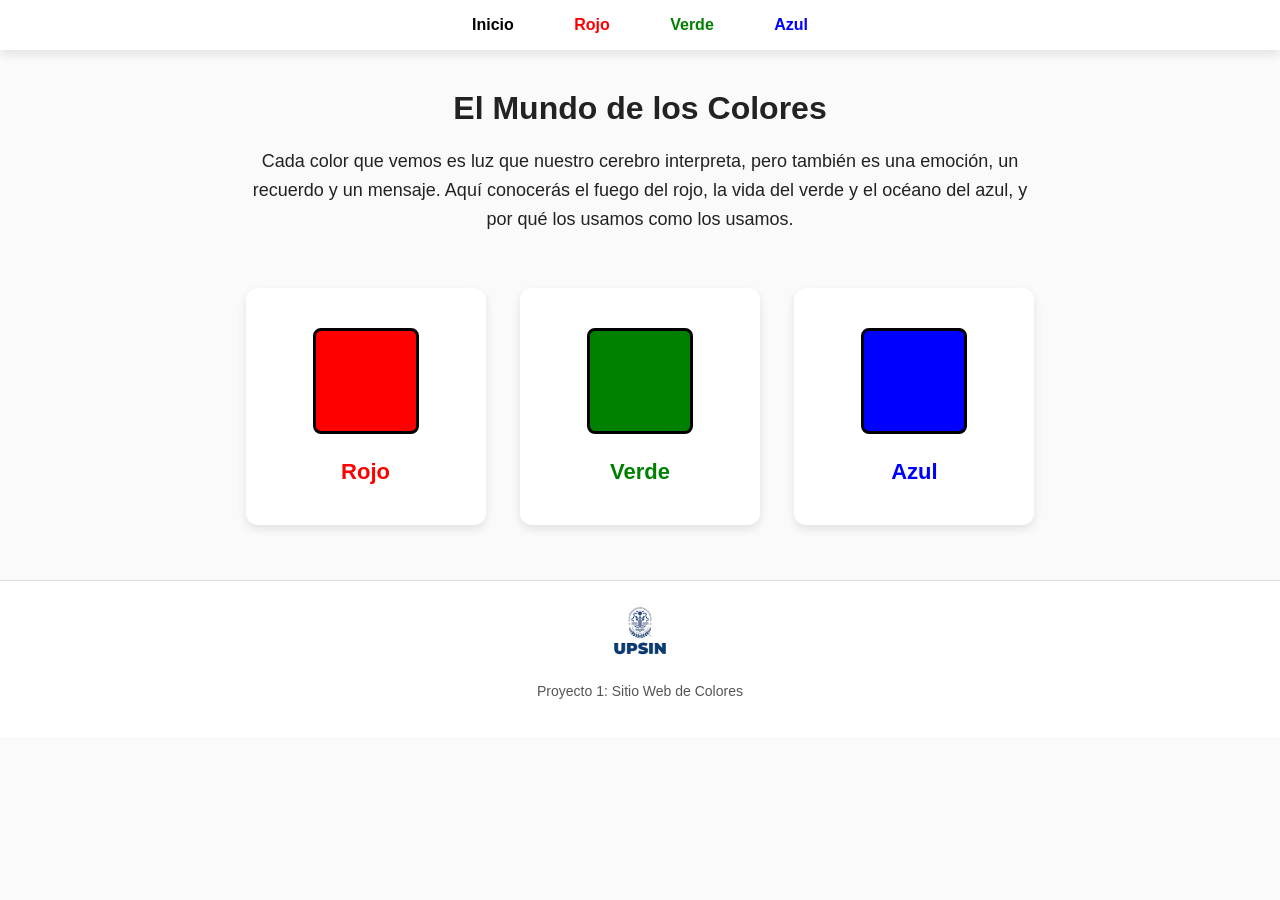
<file: proyectos/colores/index.html>
<!DOCTYPE html>
<html lang="es">

<head>
  <meta charset="utf-8">
  <title>El Mundo de los Colores</title>
  <link rel="stylesheet" href="estilos/estilos.css">
  <link rel="stylesheet" href="estilos/index.css">
</head>

<body>

  <header>
    <nav>
      <a href="index.html">Inicio</a>
      <a href="rojo.html" class="enlace-rojo">Rojo</a>
      <a href="verde.html" class="enlace-verde">Verde</a>
      <a href="azul.html" class="enlace-azul">Azul</a>
    </nav>
  </header>

  <h1>El Mundo de los Colores</h1>

  <p>
    Cada color que vemos es luz que nuestro cerebro interpreta, pero también es
    una emoción, un recuerdo y un mensaje. Aquí conocerás el fuego del rojo,
    la vida del verde y el océano del azul, y por qué los usamos como los usamos.
  </p>

  <div class="tarjetas">
    <a href="rojo.html" class="tarjeta">
      <div class="cuadro-rojo"></div>
      <p class="nombre-rojo">Rojo</p>
    </a>

    <a href="verde.html" class="tarjeta">
      <div class="cuadro-verde"></div>
      <p class="nombre-verde">Verde</p>
    </a>

    <a href="azul.html" class="tarjeta">
      <div class="cuadro-azul"></div>
      <p class="nombre-azul">Azul</p>
    </a>
  </div>

  <footer>
    <img src="imagenes/upsin.png" alt="Logotipo de la UPSIN" class="logo">
    <p>Proyecto 1: Sitio Web de Colores</p>
  </footer>

</body>

</html>
</file>
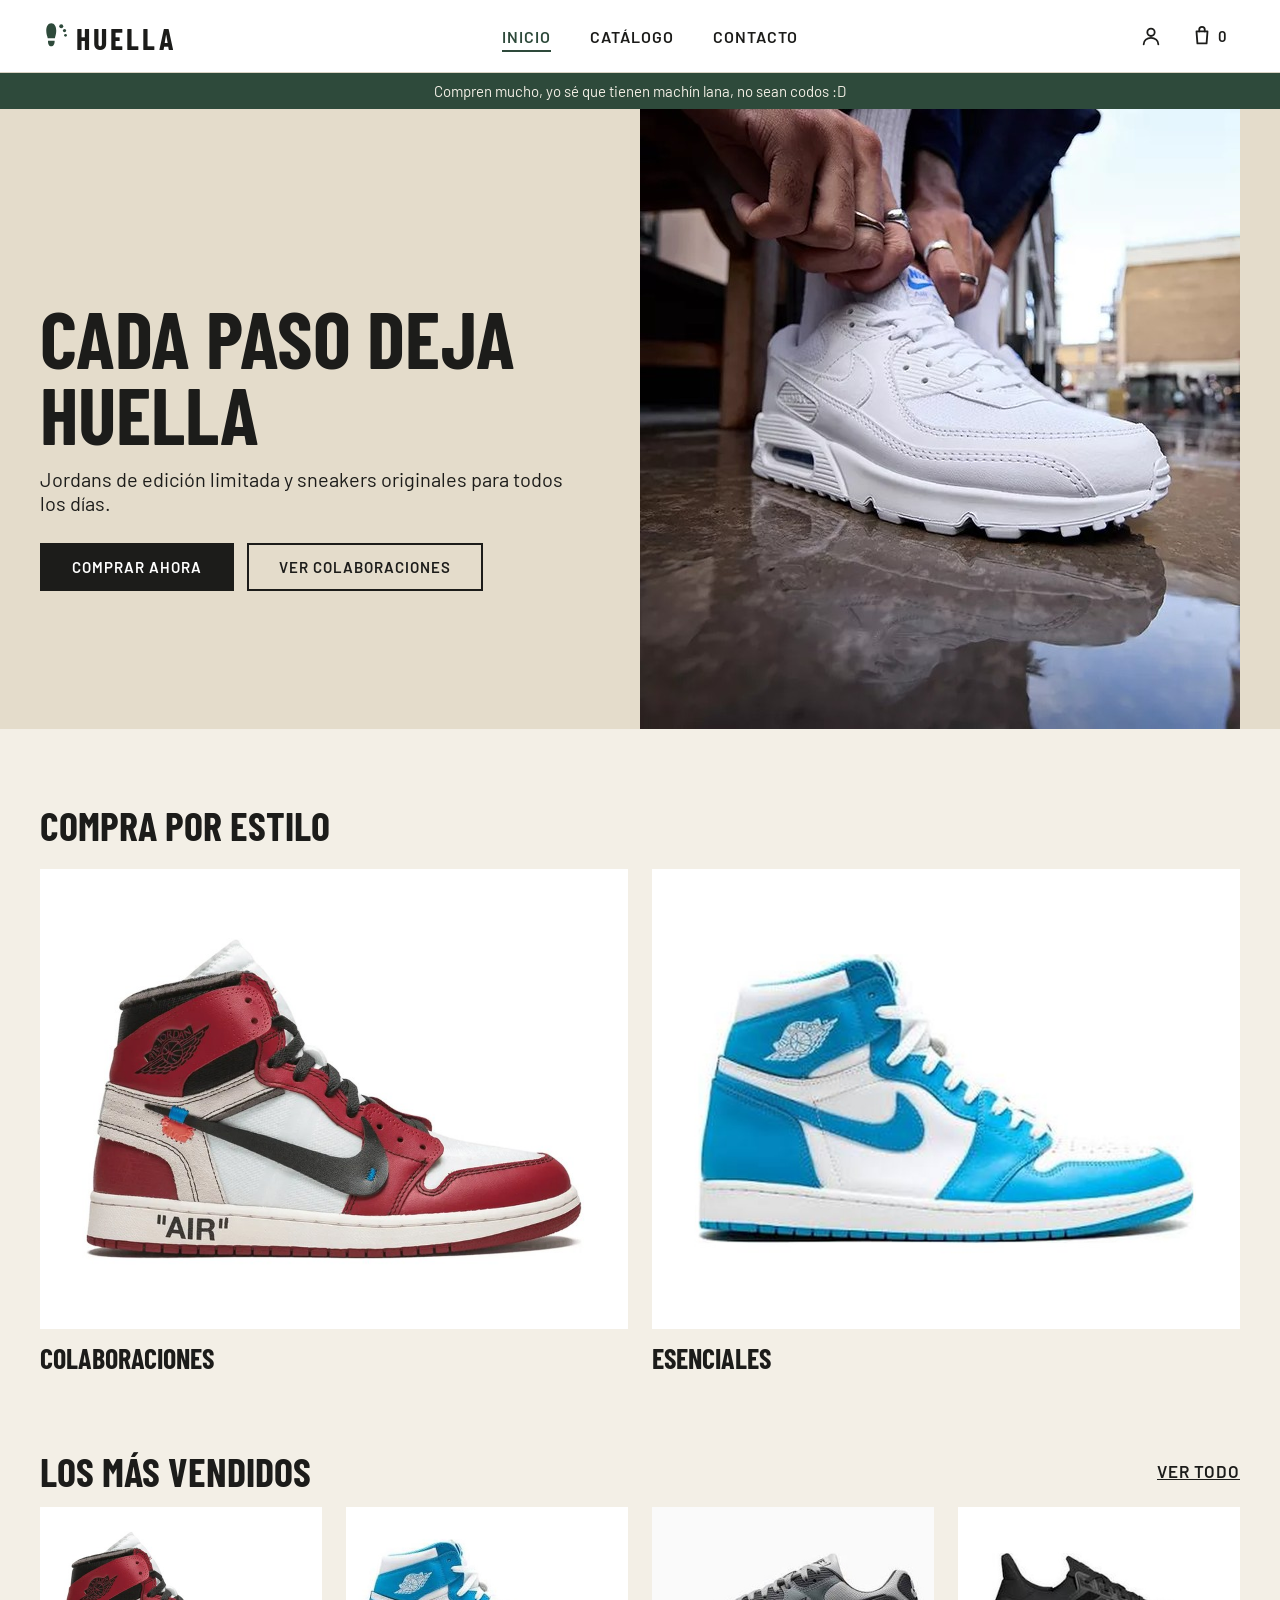
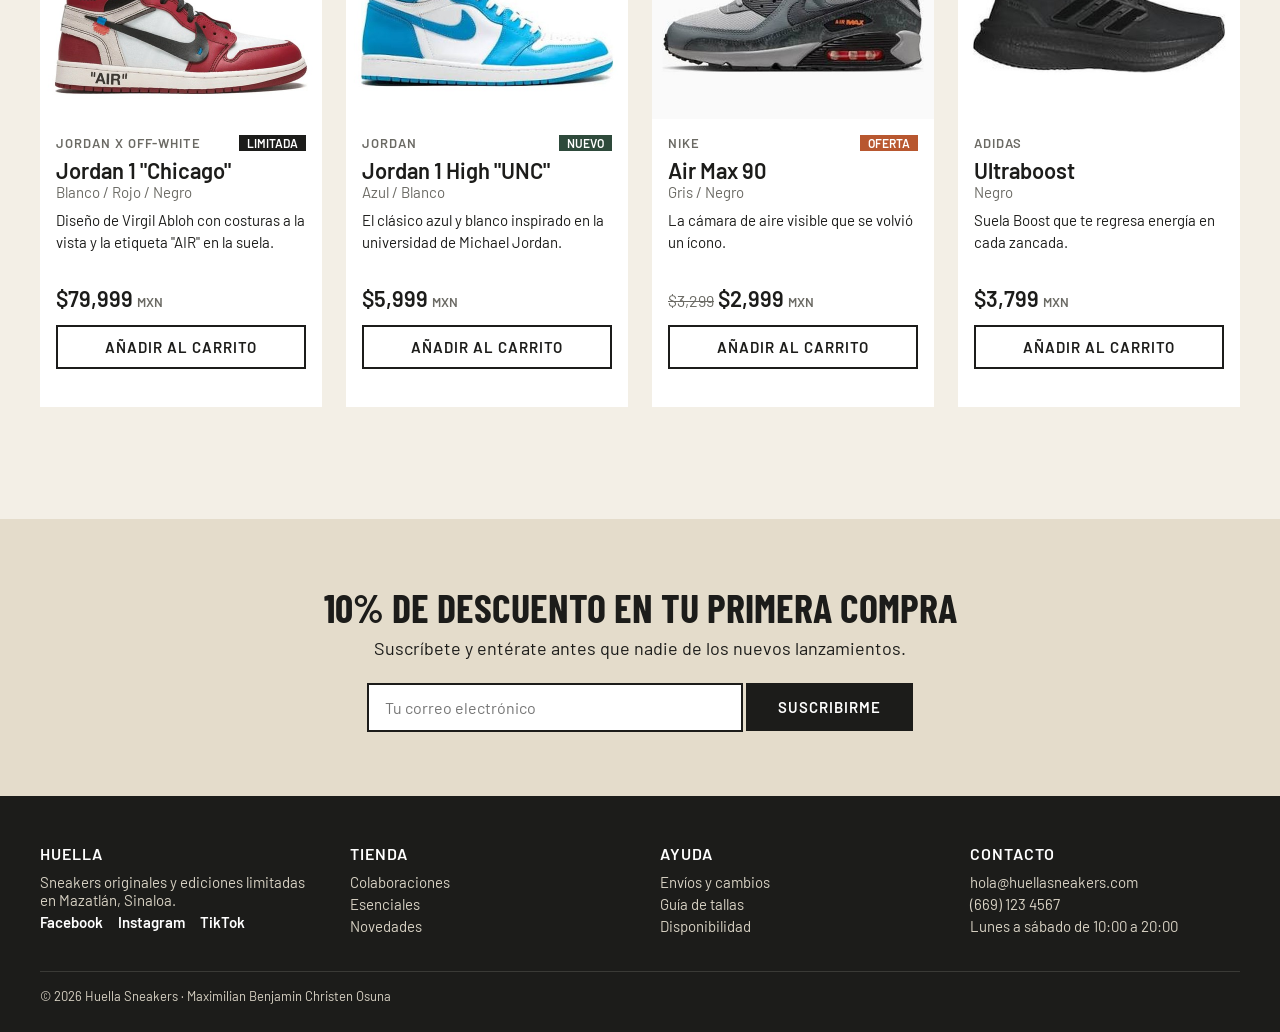
<file: proyectos/huella/index.html>
<!DOCTYPE html>
<html lang="es">

<head>
  <meta charset="utf-8">
  <title>Huella | Sneakers en Mazatlán</title>
  <link rel="icon" href="imagenes/logo-huella.svg">
  <link rel="stylesheet" href="estilos/estilos.css">
  <link rel="stylesheet" href="estilos/index.css">
</head>

<body>

  <!-- Encabezado fijo -->
  <header class="encabezado">
    <div class="contenedor">
      <a class="logo" href="index.html">
        <img src="imagenes/logo-huella.svg" alt="Logo de Huella">
        <span>HUELLA</span>
      </a>

      <!-- Botones de perfil y carrito (el carrito cuenta productos con carrito.js) -->
      <div class="acciones">
        <button class="icono-boton" type="button" aria-label="Mi perfil">
          <img src="imagenes/icono-perfil.svg" alt="">
        </button>
        <button class="icono-boton carrito" type="button" aria-label="Carrito de compras">
          <img src="imagenes/icono-carrito.svg" alt="">
          <span>0</span>
        </button>
      </div>

      <nav class="menu">
        <ul>
          <li><a class="activo" href="index.html">Inicio</a></li>
          <li><a href="catalogo.html">Catálogo</a></li>
          <li><a href="contacto.html">Contacto</a></li>
        </ul>
      </nav>
    </div>
  </header>

  <!-- Barra de avisos -->
  <p class="avisos">Compren mucho, yo sé que tienen machín lana, no sean codos :D</p>

  <main>

    <!-- Portada: texto a la izquierda y foto a la derecha -->
    <section class="hero">
      <div class="contenedor">
        <div class="hero-texto">
          <h1>Cada paso deja huella</h1>
          <p>Jordans de edición limitada y sneakers originales para todos los días.</p>
          <a class="boton" href="catalogo.html">Comprar ahora</a>
          <a class="boton boton-secundario" href="catalogo.html#colaboraciones">Ver colaboraciones</a>
        </div>
        <img src="imagenes/hero-tenis.jpg" alt="Persona amarrándose unos Nike Air Max 90 blancos">
      </div>
    </section>

    <!-- Categorias -->
    <section class="contenedor seccion">
      <h2>Compra por estilo</h2>
      <a class="categoria" href="catalogo.html#colaboraciones">
        <img src="imagenes/categoria-colaboraciones.jpg" alt="Jordan 1 Off-White Chicago">
        <span>Colaboraciones</span>
      </a>
      <a class="categoria ultimo" href="catalogo.html#esenciales">
        <img src="imagenes/categoria-esenciales.jpg" alt="Jordan 1 UNC">
        <span>Esenciales</span>
      </a>
      <div class="limpiar"></div>
    </section>

    <!-- Productos mas vendidos -->
    <section class="contenedor seccion">
      <div class="encabezado-seccion">
        <h2>Los más vendidos</h2>
        <a href="catalogo.html">Ver todo</a>
      </div>
      <div class="tarjetas">
        <article class="producto">
          <img src="imagenes/productos/jordan-1-chicago-off-white.jpg" alt="Tenis Jordan 1 Chicago">
          <div class="producto-info">
            <p class="marca">Jordan x Off-White <span class="insignia limitada">Limitada</span></p>
            <h3>Jordan 1 "Chicago"</h3>
            <p class="color">Blanco / Rojo / Negro</p>
            <p class="descripcion">Diseño de Virgil Abloh con costuras a la vista y la etiqueta "AIR" en la suela.</p>
            <p class="precio">$79,999 <span>MXN</span></p>
            <button class="boton boton-carrito" type="button">Añadir al carrito</button>
          </div>
        </article>
        <article class="producto">
          <img src="imagenes/productos/jordan-1-unc.jpg" alt="Tenis Jordan 1 High UNC">
          <div class="producto-info">
            <p class="marca">Jordan <span class="insignia nuevo">Nuevo</span></p>
            <h3>Jordan 1 High "UNC"</h3>
            <p class="color">Azul / Blanco</p>
            <p class="descripcion">El clásico azul y blanco inspirado en la universidad de Michael Jordan.</p>
            <p class="precio">$5,999 <span>MXN</span></p>
            <button class="boton boton-carrito" type="button">Añadir al carrito</button>
          </div>
        </article>
        <article class="producto">
          <img src="imagenes/productos/nike-air-max-90.jpg" alt="Tenis Air Max 90">
          <div class="producto-info">
            <p class="marca">Nike <span class="insignia oferta">Oferta</span></p>
            <h3>Air Max 90</h3>
            <p class="color">Gris / Negro</p>
            <p class="descripcion">La cámara de aire visible que se volvió un ícono.</p>
            <p class="precio"><del>$3,299</del> $2,999 <span>MXN</span></p>
            <button class="boton boton-carrito" type="button">Añadir al carrito</button>
          </div>
        </article>
        <article class="producto">
          <img src="imagenes/productos/adidas-ultraboost.jpg" alt="Tenis Ultraboost">
          <div class="producto-info">
            <p class="marca">adidas </p>
            <h3>Ultraboost</h3>
            <p class="color">Negro</p>
            <p class="descripcion">Suela Boost que te regresa energía en cada zancada.</p>
            <p class="precio">$3,799 <span>MXN</span></p>
            <button class="boton boton-carrito" type="button">Añadir al carrito</button>
          </div>
        </article>
      </div>
      <div class="limpiar"></div>
    </section>

    <!-- Suscripcion -->
    <section class="suscripcion">
      <div class="contenedor">
        <h2>10% de descuento en tu primera compra</h2>
        <p>Suscríbete y entérate antes que nadie de los nuevos lanzamientos.</p>
        <form action="#">
          <input type="email" placeholder="Tu correo electrónico" aria-label="Correo electrónico" required>
          <button class="boton" type="submit">Suscribirme</button>
        </form>
      </div>
    </section>

  </main>

  <!-- Pie de pagina -->
  <footer class="pie">
    <div class="contenedor">
      <div class="pie-columna">
        <h4>HUELLA</h4>
        <p>Sneakers originales y ediciones limitadas en Mazatlán, Sinaloa.</p>
        <p class="redes">
          <a href="https://www.facebook.com/" target="_blank">Facebook</a>
          <a href="https://www.instagram.com/" target="_blank">Instagram</a>
          <a href="https://www.tiktok.com/" target="_blank">TikTok</a>
        </p>
      </div>
      <div class="pie-columna">
        <h4>Tienda</h4>
        <ul>
          <li><a href="catalogo.html#colaboraciones">Colaboraciones</a></li>
          <li><a href="catalogo.html#esenciales">Esenciales</a></li>
          <li><a href="catalogo.html">Novedades</a></li>
        </ul>
      </div>
      <div class="pie-columna">
        <h4>Ayuda</h4>
        <ul>
          <li><a href="contacto.html">Envíos y cambios</a></li>
          <li><a href="contacto.html">Guía de tallas</a></li>
          <li><a href="contacto.html">Disponibilidad</a></li>
        </ul>
      </div>
      <div class="pie-columna ultimo">
        <h4>Contacto</h4>
        <p>hola@huellasneakers.com</p>
        <p>(669) 123 4567</p>
        <p>Lunes a sábado de 10:00 a 20:00</p>
      </div>
      <div class="limpiar"></div>
      <p class="pie-final">© 2026 Huella Sneakers · Maximilian Benjamin Christen Osuna</p>
    </div>
  </footer>

  <script src="js/carrito.js"></script>
</body>

</html>
</file>
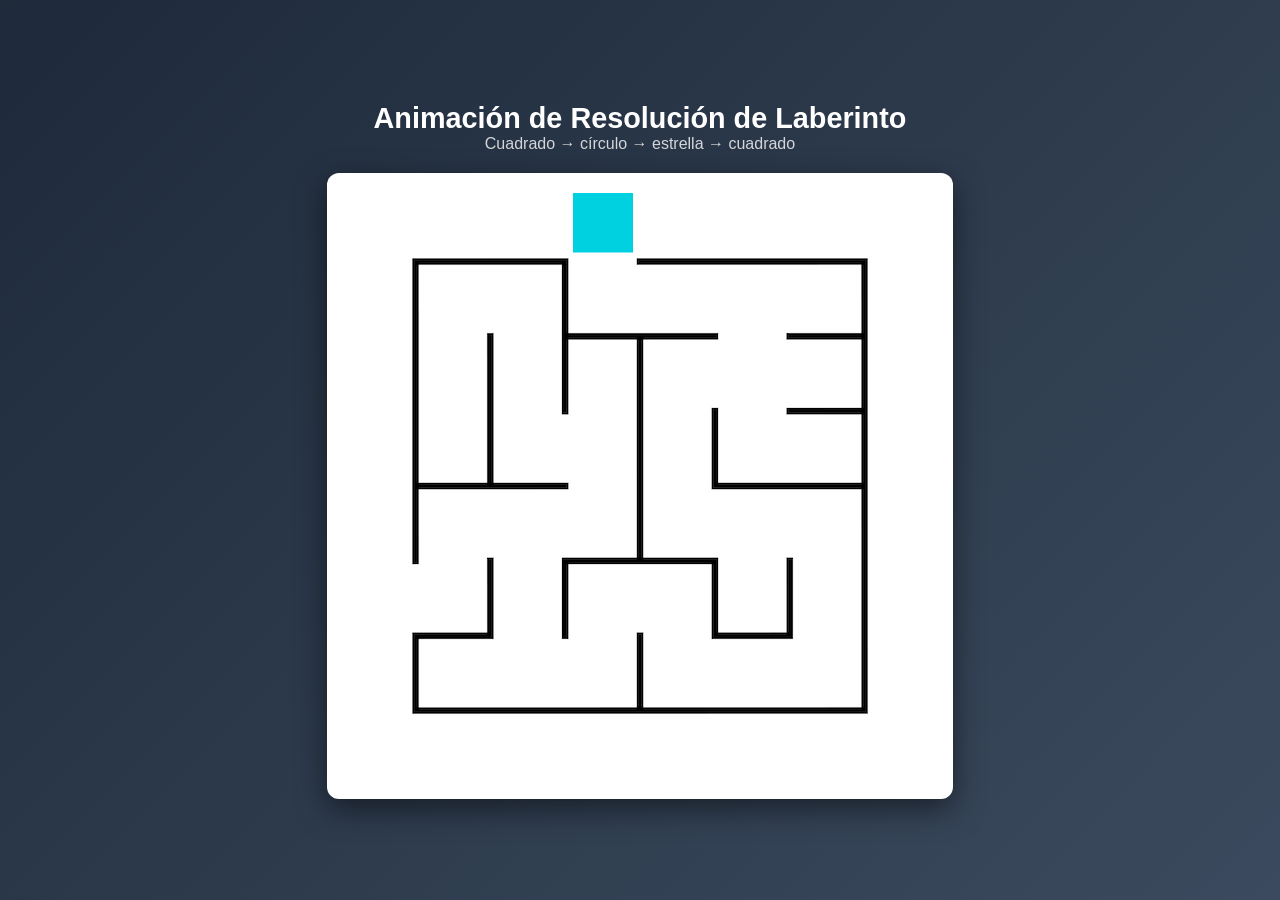
<file: proyectos/laberinto/index.html>
<!DOCTYPE html>
<html lang="es">
<head>
    <meta charset="UTF-8">
    <meta name="viewport" content="width=device-width, initial-scale=1.0">
    <title>Práctica 1 - Laberinto con CSS</title>
    <link rel="stylesheet" href="estilos/estilos.css">
</head>
<body>
    <header>
        <h1>Animación de Resolución de Laberinto</h1>
        <p>Cuadrado &rarr; círculo &rarr; estrella &rarr; cuadrado</p>
    </header>

    <main>
        <!-- Contenedor con la imagen del laberinto de fondo -->
        <div class="laberinto">
            <!-- Objeto animado: inicia como cuadrado en la entrada superior -->
            <div class="figura"></div>
        </div>
    </main>
</body>
</html>
</file>
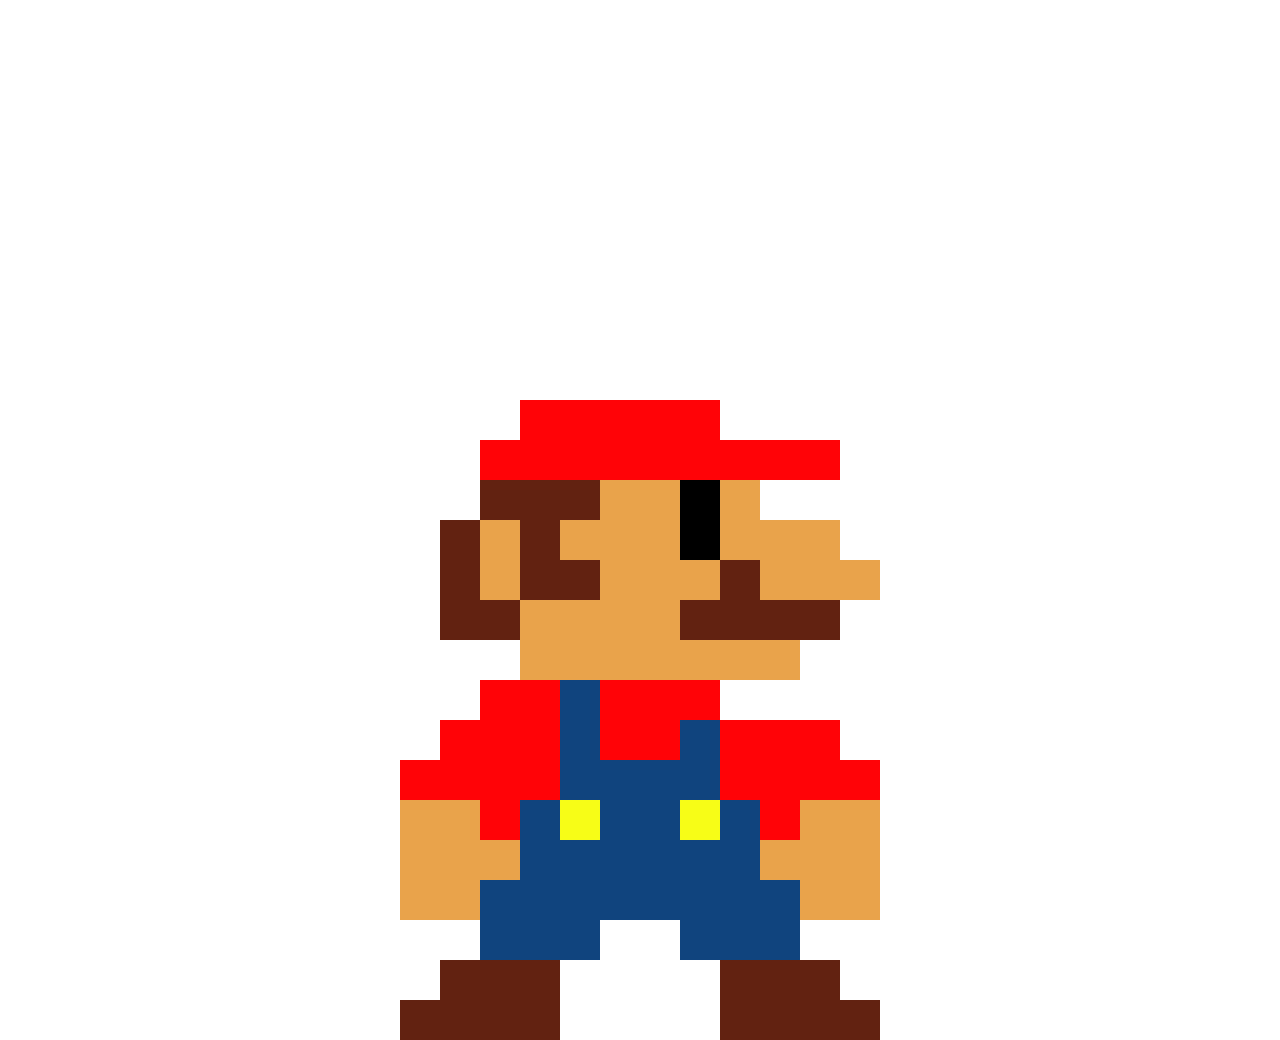
<file: proyectos/pixel-art/index.html>
<!DOCTYPE html>
<html lang="es">

<head>
  <meta charset="utf-8">
  <title>Pixel Art - Mario</title>
  <link rel="stylesheet" href="estilos/estilos.css">
</head>

<body>

  <div class="mario">
    
    <!-- fila 1 -->
    <div class="bloque rojo ancho-5 margen-izq-3 margen-der-4"></div>

    <!-- fila 2 -->
    <div class="bloque rojo ancho-9 margen-izq-2 margen-der-1"></div>

    <!-- fila 3 -->
    <div class="bloque cafe ancho-3 margen-izq-2"></div>
    <div class="bloque piel ancho-2"></div>
    <div class="bloque negro ancho-1"></div>
    <div class="bloque piel ancho-1 margen-der-3"></div>

    <!-- fila 4 -->
    <div class="bloque cafe ancho-1 margen-izq-1"></div>
    <div class="bloque piel ancho-1"></div>
    <div class="bloque cafe ancho-1"></div>
    <div class="bloque piel ancho-3"></div>
    <div class="bloque negro ancho-1"></div>
    <div class="bloque piel ancho-3 margen-der-1"></div>

    <!-- fila 5 -->
    <div class="bloque cafe ancho-1 margen-izq-1"></div>
    <div class="bloque piel ancho-1"></div>
    <div class="bloque cafe ancho-2"></div>
    <div class="bloque piel ancho-3"></div>
    <div class="bloque cafe ancho-1"></div>
    <div class="bloque piel ancho-3"></div>

    <!-- fila 6 -->
    <div class="bloque cafe ancho-2 margen-izq-1"></div>
    <div class="bloque piel ancho-4"></div>
    <div class="bloque cafe ancho-4 margen-der-1"></div>

    <!-- fila 7 -->
    <div class="bloque piel ancho-7 margen-izq-3 margen-der-2"></div>

    <!-- fila 8 -->
    <div class="bloque rojo ancho-2 margen-izq-2"></div>
    <div class="bloque azul ancho-1"></div>
    <div class="bloque rojo ancho-3 margen-der-4"></div>

    <!-- fila 9 -->
    <div class="bloque rojo ancho-3 margen-izq-1"></div>
    <div class="bloque azul ancho-1"></div>
    <div class="bloque rojo ancho-2"></div>
    <div class="bloque azul ancho-1"></div>
    <div class="bloque rojo ancho-3 margen-der-1"></div>

    <!-- fila 10 -->
    <div class="bloque rojo ancho-4"></div>
    <div class="bloque azul ancho-4"></div>
    <div class="bloque rojo ancho-4"></div>

    <!-- fila 11 -->
    <div class="bloque piel ancho-2"></div>
    <div class="bloque rojo ancho-1"></div>
    <div class="bloque azul ancho-1"></div>
    <div class="bloque amarillo ancho-1"></div>
    <div class="bloque azul ancho-2"></div>
    <div class="bloque amarillo ancho-1"></div>
    <div class="bloque azul ancho-1"></div>
    <div class="bloque rojo ancho-1"></div>
    <div class="bloque piel ancho-2"></div>

    <!-- fila 12 -->
    <div class="bloque piel ancho-3"></div>
    <div class="bloque azul ancho-6"></div>
    <div class="bloque piel ancho-3"></div>

    <!-- fila 13 -->
    <div class="bloque piel ancho-2"></div>
    <div class="bloque azul ancho-8"></div>
    <div class="bloque piel ancho-2"></div>

    <!-- fila 14 -->
    <div class="bloque azul ancho-3 margen-izq-2"></div>
    <div class="bloque azul ancho-3 margen-izq-2 margen-der-2"></div>

    <!-- fila 15 -->
    <div class="bloque cafe ancho-3 margen-izq-1"></div>
    <div class="bloque cafe ancho-3 margen-izq-4 margen-der-1"></div>
    
    <!-- fila 16 -->
    <div class="bloque cafe ancho-4"></div>
    <div class="bloque cafe ancho-4 margen-izq-4"></div>
  </div>

</body>

</html>
</file>
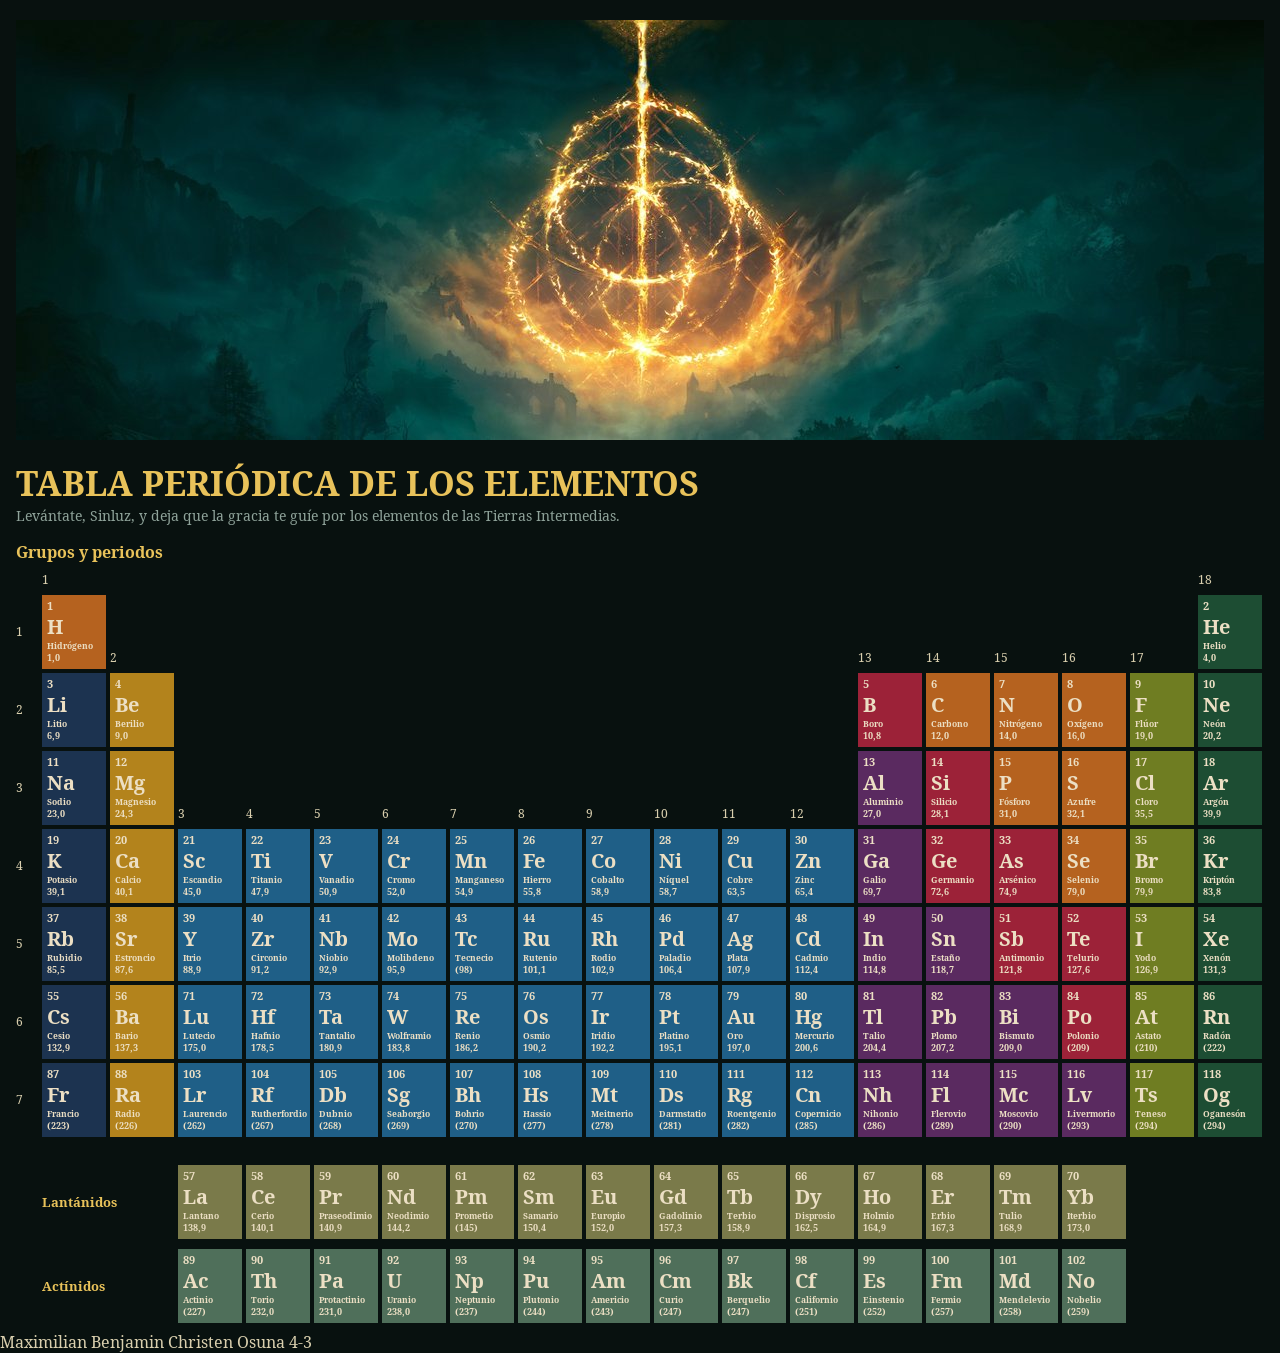
<file: proyectos/tabla-periodica/index.html>
<!DOCTYPE html>
<html lang="es">

<head>
  <meta charset="utf-8">
  <title>Tabla Periódica de los Elementos</title>
  <link rel="stylesheet" href="estilos/estilos.css">
</head>

<body>

  <div class="portada">
    <img src="imagenes/elden-ring.jpg" alt="Anillo de Elden Ring">
  </div>

  <h1>TABLA PERIÓDICA DE LOS ELEMENTOS</h1>
  <p class="lema">Levántate, Sinluz, y deja que la gracia te guíe por los elementos de las Tierras Intermedias.</p> <!--literalmente lo traduje a español y suena horrible-->

  <div class="tabla">
    <h2>Grupos y periodos</h2>

    <div class="fila">
      <p class="grupo-superior primera-columna">1</p>
      <p class="grupo-superior salto-16">18</p>
    </div>

    <div class="fila">
      <p class="etiqueta-periodo">1</p>
      <div class="elemento no-metal">
        <h3>1</h3>
        <h4>H</h4>
        <h5>Hidrógeno</h5>
        <h6>1,0</h6>
      </div>
      <p class="etiqueta-grupo">2</p>
      <p class="etiqueta-grupo salto-10">13</p>
      <p class="etiqueta-grupo">14</p>
      <p class="etiqueta-grupo">15</p>
      <p class="etiqueta-grupo">16</p>
      <p class="etiqueta-grupo">17</p>
      <div class="elemento gas-noble">
        <h3>2</h3>
        <h4>He</h4>
        <h5>Helio</h5>
        <h6>4,0</h6>
      </div>
    </div>

    <div class="fila">
      <p class="etiqueta-periodo">2</p>
      <div class="elemento alcalino">
        <h3>3</h3>
        <h4>Li</h4>
        <h5>Litio</h5>
        <h6>6,9</h6>
      </div>
      <div class="elemento alcalinoterreo">
        <h3>4</h3>
        <h4>Be</h4>
        <h5>Berilio</h5>
        <h6>9,0</h6>
      </div>
      <div class="elemento metaloide salto-10">
        <h3>5</h3>
        <h4>B</h4>
        <h5>Boro</h5>
        <h6>10,8</h6>
      </div>
      <div class="elemento no-metal">
        <h3>6</h3>
        <h4>C</h4>
        <h5>Carbono</h5>
        <h6>12,0</h6>
      </div>
      <div class="elemento no-metal">
        <h3>7</h3>
        <h4>N</h4>
        <h5>Nitrógeno</h5>
        <h6>14,0</h6>
      </div>
      <div class="elemento no-metal">
        <h3>8</h3>
        <h4>O</h4>
        <h5>Oxígeno</h5>
        <h6>16,0</h6>
      </div>
      <div class="elemento halogeno">
        <h3>9</h3>
        <h4>F</h4>
        <h5>Flúor</h5>
        <h6>19,0</h6>
      </div>
      <div class="elemento gas-noble">
        <h3>10</h3>
        <h4>Ne</h4>
        <h5>Neón</h5>
        <h6>20,2</h6>
      </div>
    </div>

    <div class="fila">
      <p class="etiqueta-periodo">3</p>
      <div class="elemento alcalino">
        <h3>11</h3>
        <h4>Na</h4>
        <h5>Sodio</h5>
        <h6>23,0</h6>
      </div>
      <div class="elemento alcalinoterreo">
        <h3>12</h3>
        <h4>Mg</h4>
        <h5>Magnesio</h5>
        <h6>24,3</h6>
      </div>
      <p class="etiqueta-grupo">3</p>
      <p class="etiqueta-grupo">4</p>
      <p class="etiqueta-grupo">5</p>
      <p class="etiqueta-grupo">6</p>
      <p class="etiqueta-grupo">7</p>
      <p class="etiqueta-grupo">8</p>
      <p class="etiqueta-grupo">9</p>
      <p class="etiqueta-grupo">10</p>
      <p class="etiqueta-grupo">11</p>
      <p class="etiqueta-grupo">12</p>
      <div class="elemento post-transicion">
        <h3>13</h3>
        <h4>Al</h4>
        <h5>Aluminio</h5>
        <h6>27,0</h6>
      </div>
      <div class="elemento metaloide">
        <h3>14</h3>
        <h4>Si</h4>
        <h5>Silicio</h5>
        <h6>28,1</h6>
      </div>
      <div class="elemento no-metal">
        <h3>15</h3>
        <h4>P</h4>
        <h5>Fósforo</h5>
        <h6>31,0</h6>
      </div>
      <div class="elemento no-metal">
        <h3>16</h3>
        <h4>S</h4>
        <h5>Azufre</h5>
        <h6>32,1</h6>
      </div>
      <div class="elemento halogeno">
        <h3>17</h3>
        <h4>Cl</h4>
        <h5>Cloro</h5>
        <h6>35,5</h6>
      </div>
      <div class="elemento gas-noble">
        <h3>18</h3>
        <h4>Ar</h4>
        <h5>Argón</h5>
        <h6>39,9</h6>
      </div>
    </div>

    <div class="fila">
      <p class="etiqueta-periodo">4</p>
      <div class="elemento alcalino">
        <h3>19</h3>
        <h4>K</h4>
        <h5>Potasio</h5>
        <h6>39,1</h6>
      </div>
      <div class="elemento alcalinoterreo">
        <h3>20</h3>
        <h4>Ca</h4>
        <h5>Calcio</h5>
        <h6>40,1</h6>
      </div>
      <div class="elemento transicion">
        <h3>21</h3>
        <h4>Sc</h4>
        <h5>Escandio</h5>
        <h6>45,0</h6>
      </div>
      <div class="elemento transicion">
        <h3>22</h3>
        <h4>Ti</h4>
        <h5>Titanio</h5>
        <h6>47,9</h6>
      </div>
      <div class="elemento transicion">
        <h3>23</h3>
        <h4>V</h4>
        <h5>Vanadio</h5>
        <h6>50,9</h6>
      </div>
      <div class="elemento transicion">
        <h3>24</h3>
        <h4>Cr</h4>
        <h5>Cromo</h5>
        <h6>52,0</h6>
      </div>
      <div class="elemento transicion">
        <h3>25</h3>
        <h4>Mn</h4>
        <h5>Manganeso</h5>
        <h6>54,9</h6>
      </div>
      <div class="elemento transicion">
        <h3>26</h3>
        <h4>Fe</h4>
        <h5>Hierro</h5>
        <h6>55,8</h6>
      </div>
      <div class="elemento transicion">
        <h3>27</h3>
        <h4>Co</h4>
        <h5>Cobalto</h5>
        <h6>58,9</h6>
      </div>
      <div class="elemento transicion">
        <h3>28</h3>
        <h4>Ni</h4>
        <h5>Níquel</h5>
        <h6>58,7</h6>
      </div>
      <div class="elemento transicion">
        <h3>29</h3>
        <h4>Cu</h4>
        <h5>Cobre</h5>
        <h6>63,5</h6>
      </div>
      <div class="elemento transicion">
        <h3>30</h3>
        <h4>Zn</h4>
        <h5>Zinc</h5>
        <h6>65,4</h6>
      </div>
      <div class="elemento post-transicion">
        <h3>31</h3>
        <h4>Ga</h4>
        <h5>Galio</h5>
        <h6>69,7</h6>
      </div>
      <div class="elemento metaloide">
        <h3>32</h3>
        <h4>Ge</h4>
        <h5>Germanio</h5>
        <h6>72,6</h6>
      </div>
      <div class="elemento metaloide">
        <h3>33</h3>
        <h4>As</h4>
        <h5>Arsénico</h5>
        <h6>74,9</h6>
      </div>
      <div class="elemento no-metal">
        <h3>34</h3>
        <h4>Se</h4>
        <h5>Selenio</h5>
        <h6>79,0</h6>
      </div>
      <div class="elemento halogeno">
        <h3>35</h3>
        <h4>Br</h4>
        <h5>Bromo</h5>
        <h6>79,9</h6>
      </div>
      <div class="elemento gas-noble">
        <h3>36</h3>
        <h4>Kr</h4>
        <h5>Kriptón</h5>
        <h6>83,8</h6>
      </div>
    </div>

    <div class="fila">
      <p class="etiqueta-periodo">5</p>
      <div class="elemento alcalino">
        <h3>37</h3>
        <h4>Rb</h4>
        <h5>Rubidio</h5>
        <h6>85,5</h6>
      </div>
      <div class="elemento alcalinoterreo">
        <h3>38</h3>
        <h4>Sr</h4>
        <h5>Estroncio</h5>
        <h6>87,6</h6>
      </div>
      <div class="elemento transicion">
        <h3>39</h3>
        <h4>Y</h4>
        <h5>Itrio</h5>
        <h6>88,9</h6>
      </div>
      <div class="elemento transicion">
        <h3>40</h3>
        <h4>Zr</h4>
        <h5>Circonio</h5>
        <h6>91,2</h6>
      </div>
      <div class="elemento transicion">
        <h3>41</h3>
        <h4>Nb</h4>
        <h5>Niobio</h5>
        <h6>92,9</h6>
      </div>
      <div class="elemento transicion">
        <h3>42</h3>
        <h4>Mo</h4>
        <h5>Molibdeno</h5>
        <h6>95,9</h6>
      </div>
      <div class="elemento transicion">
        <h3>43</h3>
        <h4>Tc</h4>
        <h5>Tecnecio</h5>
        <h6>(98)</h6>
      </div>
      <div class="elemento transicion">
        <h3>44</h3>
        <h4>Ru</h4>
        <h5>Rutenio</h5>
        <h6>101,1</h6>
      </div>
      <div class="elemento transicion">
        <h3>45</h3>
        <h4>Rh</h4>
        <h5>Rodio</h5>
        <h6>102,9</h6>
      </div>
      <div class="elemento transicion">
        <h3>46</h3>
        <h4>Pd</h4>
        <h5>Paladio</h5>
        <h6>106,4</h6>
      </div>
      <div class="elemento transicion">
        <h3>47</h3>
        <h4>Ag</h4>
        <h5>Plata</h5>
        <h6>107,9</h6>
      </div>
      <div class="elemento transicion">
        <h3>48</h3>
        <h4>Cd</h4>
        <h5>Cadmio</h5>
        <h6>112,4</h6>
      </div>
      <div class="elemento post-transicion">
        <h3>49</h3>
        <h4>In</h4>
        <h5>Indio</h5>
        <h6>114,8</h6>
      </div>
      <div class="elemento post-transicion">
        <h3>50</h3>
        <h4>Sn</h4>
        <h5>Estaño</h5>
        <h6>118,7</h6>
      </div>
      <div class="elemento metaloide">
        <h3>51</h3>
        <h4>Sb</h4>
        <h5>Antimonio</h5>
        <h6>121,8</h6>
      </div>
      <div class="elemento metaloide">
        <h3>52</h3>
        <h4>Te</h4>
        <h5>Telurio</h5>
        <h6>127,6</h6>
      </div>
      <div class="elemento halogeno">
        <h3>53</h3>
        <h4>I</h4>
        <h5>Yodo</h5>
        <h6>126,9</h6>
      </div>
      <div class="elemento gas-noble">
        <h3>54</h3>
        <h4>Xe</h4>
        <h5>Xenón</h5>
        <h6>131,3</h6>
      </div>
    </div>

    <div class="fila">
      <p class="etiqueta-periodo">6</p>
      <div class="elemento alcalino">
        <h3>55</h3>
        <h4>Cs</h4>
        <h5>Cesio</h5>
        <h6>132,9</h6>
      </div>
      <div class="elemento alcalinoterreo">
        <h3>56</h3>
        <h4>Ba</h4>
        <h5>Bario</h5>
        <h6>137,3</h6>
      </div>
      <div class="elemento transicion">
        <h3>71</h3>
        <h4>Lu</h4>
        <h5>Lutecio</h5>
        <h6>175,0</h6>
      </div>
      <div class="elemento transicion">
        <h3>72</h3>
        <h4>Hf</h4>
        <h5>Hafnio</h5>
        <h6>178,5</h6>
      </div>
      <div class="elemento transicion">
        <h3>73</h3>
        <h4>Ta</h4>
        <h5>Tantalio</h5>
        <h6>180,9</h6>
      </div>
      <div class="elemento transicion">
        <h3>74</h3>
        <h4>W</h4>
        <h5>Wolframio</h5>
        <h6>183,8</h6>
      </div>
      <div class="elemento transicion">
        <h3>75</h3>
        <h4>Re</h4>
        <h5>Renio</h5>
        <h6>186,2</h6>
      </div>
      <div class="elemento transicion">
        <h3>76</h3>
        <h4>Os</h4>
        <h5>Osmio</h5>
        <h6>190,2</h6>
      </div>
      <div class="elemento transicion">
        <h3>77</h3>
        <h4>Ir</h4>
        <h5>Iridio</h5>
        <h6>192,2</h6>
      </div>
      <div class="elemento transicion">
        <h3>78</h3>
        <h4>Pt</h4>
        <h5>Platino</h5>
        <h6>195,1</h6>
      </div>
      <div class="elemento transicion">
        <h3>79</h3>
        <h4>Au</h4>
        <h5>Oro</h5>
        <h6>197,0</h6>
      </div>
      <div class="elemento transicion">
        <h3>80</h3>
        <h4>Hg</h4>
        <h5>Mercurio</h5>
        <h6>200,6</h6>
      </div>
      <div class="elemento post-transicion">
        <h3>81</h3>
        <h4>Tl</h4>
        <h5>Talio</h5>
        <h6>204,4</h6>
      </div>
      <div class="elemento post-transicion">
        <h3>82</h3>
        <h4>Pb</h4>
        <h5>Plomo</h5>
        <h6>207,2</h6>
      </div>
      <div class="elemento post-transicion">
        <h3>83</h3>
        <h4>Bi</h4>
        <h5>Bismuto</h5>
        <h6>209,0</h6>
      </div>
      <div class="elemento metaloide">
        <h3>84</h3>
        <h4>Po</h4>
        <h5>Polonio</h5>
        <h6>(209)</h6>
      </div>
      <div class="elemento halogeno">
        <h3>85</h3>
        <h4>At</h4>
        <h5>Astato</h5>
        <h6>(210)</h6>
      </div>
      <div class="elemento gas-noble">
        <h3>86</h3>
        <h4>Rn</h4>
        <h5>Radón</h5>
        <h6>(222)</h6>
      </div>
    </div>

    <div class="fila">
      <p class="etiqueta-periodo">7</p>
      <div class="elemento alcalino">
        <h3>87</h3>
        <h4>Fr</h4>
        <h5>Francio</h5>
        <h6>(223)</h6>
      </div>
      <div class="elemento alcalinoterreo">
        <h3>88</h3>
        <h4>Ra</h4>
        <h5>Radio</h5>
        <h6>(226)</h6>
      </div>
      <div class="elemento transicion">
        <h3>103</h3>
        <h4>Lr</h4>
        <h5>Laurencio</h5>
        <h6>(262)</h6>
      </div>
      <div class="elemento transicion">
        <h3>104</h3>
        <h4>Rf</h4>
        <h5>Rutherfordio</h5>
        <h6>(267)</h6>
      </div>
      <div class="elemento transicion">
        <h3>105</h3>
        <h4>Db</h4>
        <h5>Dubnio</h5>
        <h6>(268)</h6>
      </div>
      <div class="elemento transicion">
        <h3>106</h3>
        <h4>Sg</h4>
        <h5>Seaborgio</h5>
        <h6>(269)</h6>
      </div>
      <div class="elemento transicion">
        <h3>107</h3>
        <h4>Bh</h4>
        <h5>Bohrio</h5>
        <h6>(270)</h6>
      </div>
      <div class="elemento transicion">
        <h3>108</h3>
        <h4>Hs</h4>
        <h5>Hassio</h5>
        <h6>(277)</h6>
      </div>
      <div class="elemento transicion">
        <h3>109</h3>
        <h4>Mt</h4>
        <h5>Meitnerio</h5>
        <h6>(278)</h6>
      </div>
      <div class="elemento transicion">
        <h3>110</h3>
        <h4>Ds</h4>
        <h5>Darmstatio</h5>
        <h6>(281)</h6>
      </div>
      <div class="elemento transicion">
        <h3>111</h3>
        <h4>Rg</h4>
        <h5>Roentgenio</h5>
        <h6>(282)</h6>
      </div>
      <div class="elemento transicion">
        <h3>112</h3>
        <h4>Cn</h4>
        <h5>Copernicio</h5>
        <h6>(285)</h6>
      </div>
      <div class="elemento post-transicion">
        <h3>113</h3>
        <h4>Nh</h4>
        <h5>Nihonio</h5>
        <h6>(286)</h6>
      </div>
      <div class="elemento post-transicion">
        <h3>114</h3>
        <h4>Fl</h4>
        <h5>Flerovio</h5>
        <h6>(289)</h6>
      </div>
      <div class="elemento post-transicion">
        <h3>115</h3>
        <h4>Mc</h4>
        <h5>Moscovio</h5>
        <h6>(290)</h6>
      </div>
      <div class="elemento post-transicion">
        <h3>116</h3>
        <h4>Lv</h4>
        <h5>Livermorio</h5>
        <h6>(293)</h6>
      </div>
      <div class="elemento halogeno">
        <h3>117</h3>
        <h4>Ts</h4>
        <h5>Teneso</h5>
        <h6>(294)</h6>
      </div>
      <div class="elemento gas-noble">
        <h3>118</h3>
        <h4>Og</h4>
        <h5>Oganesón</h5>
        <h6>(294)</h6>
      </div>
    </div>
  </div>

  <div class="tabla series">
    <div class="fila">
      <h2 class="titulo-serie">Lantánidos</h2>
      <div class="elemento lantanido">
        <h3>57</h3>
        <h4>La</h4>
        <h5>Lantano</h5>
        <h6>138,9</h6>
      </div>
      <div class="elemento lantanido">
        <h3>58</h3>
        <h4>Ce</h4>
        <h5>Cerio</h5>
        <h6>140,1</h6>
      </div>
      <div class="elemento lantanido">
        <h3>59</h3>
        <h4>Pr</h4>
        <h5>Praseodimio</h5>
        <h6>140,9</h6>
      </div>
      <div class="elemento lantanido">
        <h3>60</h3>
        <h4>Nd</h4>
        <h5>Neodimio</h5>
        <h6>144,2</h6>
      </div>
      <div class="elemento lantanido">
        <h3>61</h3>
        <h4>Pm</h4>
        <h5>Prometio</h5>
        <h6>(145)</h6>
      </div>
      <div class="elemento lantanido">
        <h3>62</h3>
        <h4>Sm</h4>
        <h5>Samario</h5>
        <h6>150,4</h6>
      </div>
      <div class="elemento lantanido">
        <h3>63</h3>
        <h4>Eu</h4>
        <h5>Europio</h5>
        <h6>152,0</h6>
      </div>
      <div class="elemento lantanido">
        <h3>64</h3>
        <h4>Gd</h4>
        <h5>Gadolinio</h5>
        <h6>157,3</h6>
      </div>
      <div class="elemento lantanido">
        <h3>65</h3>
        <h4>Tb</h4>
        <h5>Terbio</h5>
        <h6>158,9</h6>
      </div>
      <div class="elemento lantanido">
        <h3>66</h3>
        <h4>Dy</h4>
        <h5>Disprosio</h5>
        <h6>162,5</h6>
      </div>
      <div class="elemento lantanido">
        <h3>67</h3>
        <h4>Ho</h4>
        <h5>Holmio</h5>
        <h6>164,9</h6>
      </div>
      <div class="elemento lantanido">
        <h3>68</h3>
        <h4>Er</h4>
        <h5>Erbio</h5>
        <h6>167,3</h6>
      </div>
      <div class="elemento lantanido">
        <h3>69</h3>
        <h4>Tm</h4>
        <h5>Tulio</h5>
        <h6>168,9</h6>
      </div>
      <div class="elemento lantanido">
        <h3>70</h3>
        <h4>Yb</h4>
        <h5>Iterbio</h5>
        <h6>173,0</h6>
      </div>
    </div>

    <div class="fila">
      <h2 class="titulo-serie">Actínidos</h2>
      <div class="elemento actinido">
        <h3>89</h3>
        <h4>Ac</h4>
        <h5>Actinio</h5>
        <h6>(227)</h6>
      </div>
      <div class="elemento actinido">
        <h3>90</h3>
        <h4>Th</h4>
        <h5>Torio</h5>
        <h6>232,0</h6>
      </div>
      <div class="elemento actinido">
        <h3>91</h3>
        <h4>Pa</h4>
        <h5>Protactinio</h5>
        <h6>231,0</h6>
      </div>
      <div class="elemento actinido">
        <h3>92</h3>
        <h4>U</h4>
        <h5>Uranio</h5>
        <h6>238,0</h6>
      </div>
      <div class="elemento actinido">
        <h3>93</h3>
        <h4>Np</h4>
        <h5>Neptunio</h5>
        <h6>(237)</h6>
      </div>
      <div class="elemento actinido">
        <h3>94</h3>
        <h4>Pu</h4>
        <h5>Plutonio</h5>
        <h6>(244)</h6>
      </div>
      <div class="elemento actinido">
        <h3>95</h3>
        <h4>Am</h4>
        <h5>Americio</h5>
        <h6>(243)</h6>
      </div>
      <div class="elemento actinido">
        <h3>96</h3>
        <h4>Cm</h4>
        <h5>Curio</h5>
        <h6>(247)</h6>
      </div>
      <div class="elemento actinido">
        <h3>97</h3>
        <h4>Bk</h4>
        <h5>Berquelio</h5>
        <h6>(247)</h6>
      </div>
      <div class="elemento actinido">
        <h3>98</h3>
        <h4>Cf</h4>
        <h5>Californio</h5>
        <h6>(251)</h6>
      </div>
      <div class="elemento actinido">
        <h3>99</h3>
        <h4>Es</h4>
        <h5>Einstenio</h5>
        <h6>(252)</h6>
      </div>
      <div class="elemento actinido">
        <h3>100</h3>
        <h4>Fm</h4>
        <h5>Fermio</h5>
        <h6>(257)</h6>
      </div>
      <div class="elemento actinido">
        <h3>101</h3>
        <h4>Md</h4>
        <h5>Mendelevio</h5>
        <h6>(258)</h6>
      </div>
      <div class="elemento actinido">
        <h3>102</h3>
        <h4>No</h4>
        <h5>Nobelio</h5>
        <h6>(259)</h6>
      </div>
    </div>
  </div>
<footer><p>Maximilian Benjamin Christen Osuna 4-3</p></footer>
</body>

</html>
</file>
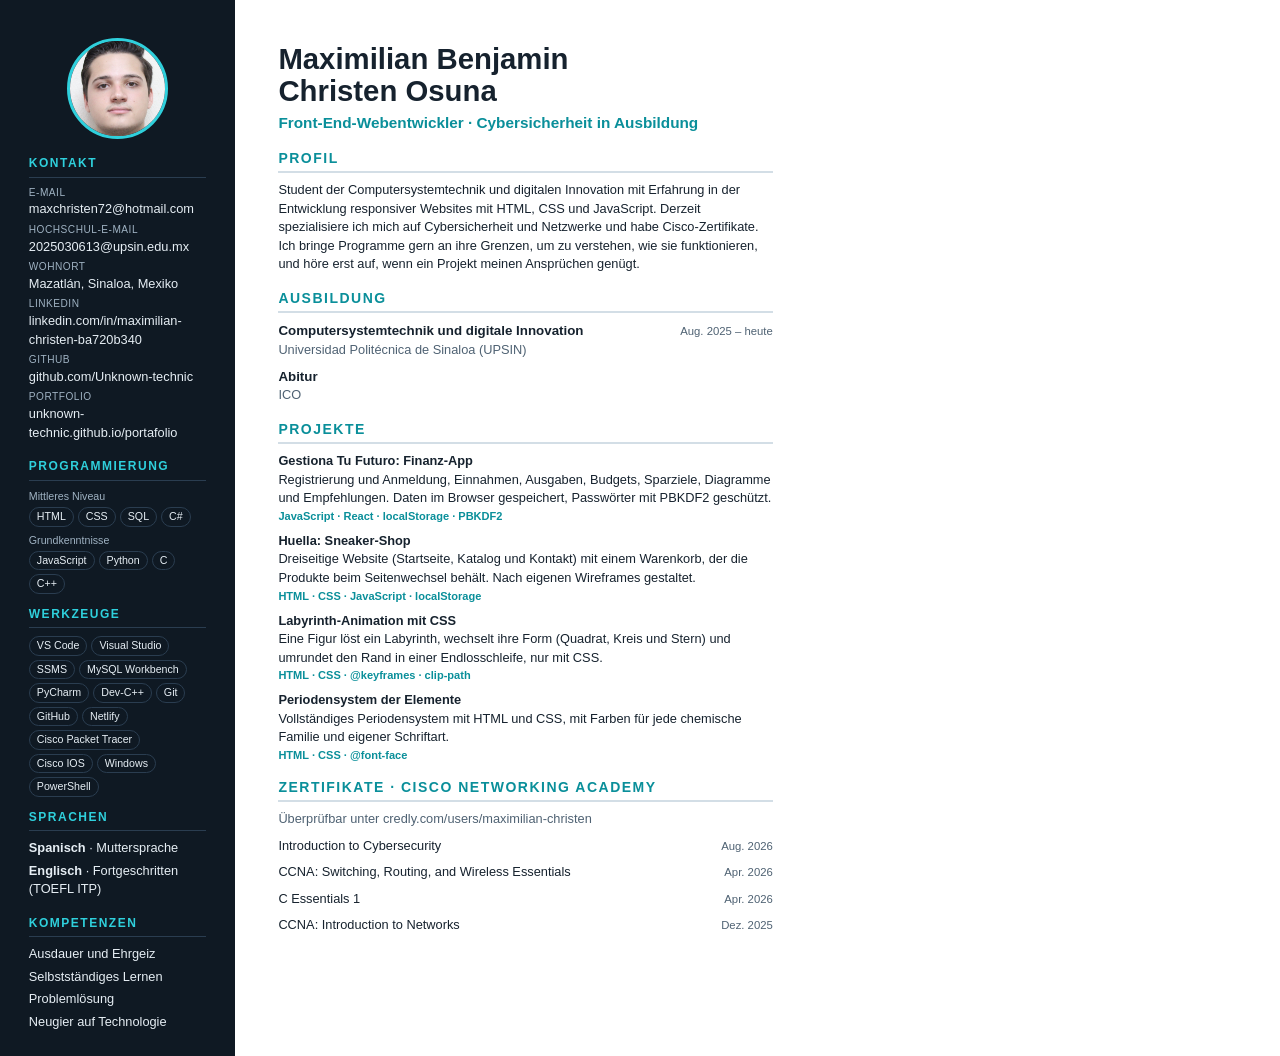
<file: documentos/cv-de.html>
<!DOCTYPE html>
<html lang="de">
<head>
    <meta charset="UTF-8">
    <title>CV - Maximilian Benjamin Christen Osuna</title>
    <!-- Fuente del CV. El PDF (cv.pdf) se genera imprimiendo esta página en tamaño carta. -->
    <style>
        @page {
            size: letter;
            margin: 0;
        }

        * {
            margin: 0;
            padding: 0;
            box-sizing: border-box;
        }

        body {
            font-family: "Segoe UI", Arial, sans-serif;
            font-size: 9.6pt;
            line-height: 1.45;
            color: #16222e;
            -webkit-print-color-adjust: exact;
            print-color-adjust: exact;
        }

        .hoja {
            width: 8.5in;
            height: 11in;
            display: grid;
            grid-template-columns: 2.45in 1fr;
            overflow: hidden;
        }

        ul {
            list-style: none;
        }

        a {
            color: inherit;
            text-decoration: none;
        }

        /* ===== Columna lateral ===== */
        .lateral {
            background-color: #0f1923;
            color: #e6eef4;
            padding: 0.4in 0.3in;
            display: flex;
            flex-direction: column;
            gap: 12px;
        }

        .foto {
            width: 1.05in;
            height: 1.05in;
            margin: 0 auto 4px;
            border-radius: 50%;
            object-fit: cover;
            object-position: center 30%;
            border: 3px solid #2fd0dc;
        }

        .lateral h2 {
            font-size: 9pt;
            letter-spacing: 1.5px;
            text-transform: uppercase;
            color: #2fd0dc;
            border-bottom: 1px solid #2a3d50;
            padding-bottom: 4px;
            margin-bottom: 8px;
        }

        .lateral li {
            margin-bottom: 4px;
            word-break: break-word;
        }

        .dato {
            display: block;
            font-size: 7.6pt;
            color: #9fb2c2;
            text-transform: uppercase;
            letter-spacing: 0.5px;
        }

        .nivel {
            font-size: 8pt;
            color: #9fb2c2;
            margin: 6px 0 3px;
        }

        .chips {
            display: flex;
            flex-wrap: wrap;
            gap: 4px;
        }

        .chips li {
            margin: 0;
            padding: 1px 7px;
            font-size: 8pt;
            border: 1px solid #2a3d50;
            border-radius: 999px;
        }

        /* ===== Columna principal ===== */
        .principal {
            padding: 0.45in 0.45in 0.4in;
            display: flex;
            flex-direction: column;
            gap: 14px;
        }

        .principal h1 {
            font-size: 22pt;
            line-height: 1.1;
        }

        .rol {
            font-size: 11.5pt;
            font-weight: 600;
            color: #0a8f9a;
            margin-top: 4px;
        }

        .principal h2 {
            font-size: 10.5pt;
            letter-spacing: 1.5px;
            text-transform: uppercase;
            color: #0a8f9a;
            border-bottom: 2px solid #d3dee6;
            padding-bottom: 3px;
            margin-bottom: 8px;
        }

        .elemento {
            margin-bottom: 8px;
        }

        .elemento:last-child {
            margin-bottom: 0;
        }

        .cabecera {
            display: flex;
            justify-content: space-between;
            gap: 12px;
            align-items: baseline;
        }

        .cabecera strong {
            font-size: 10pt;
        }

        .fecha {
            flex-shrink: 0;
            font-size: 8.5pt;
            color: #4f6273;
        }

        .lugar {
            color: #4f6273;
        }

        .tec {
            font-size: 8.3pt;
            color: #0a8f9a;
            font-weight: 600;
        }
    </style>
</head>
<body>
    <div class="hoja">
        <aside class="lateral">
            <img class="foto" src="../imagenes/foto.png" alt="Foto von Maximilian Christen">

            <section>
                <h2>Kontakt</h2>
                <ul>
                    <li><span class="dato">E-Mail</span><a href="mailto:maxchristen72@hotmail.com">maxchristen72@hotmail.com</a></li>
                    <li><span class="dato">Hochschul-E-Mail</span><a href="mailto:2025030613@upsin.edu.mx">2025030613@upsin.edu.mx</a></li>
                    <li><span class="dato">Wohnort</span>Mazatlán, Sinaloa, Mexiko</li>
                    <li><span class="dato">LinkedIn</span><a href="https://www.linkedin.com/in/maximilian-christen-ba720b340/">linkedin.com/in/maximilian-christen-ba720b340</a></li>
                    <li><span class="dato">GitHub</span><a href="https://github.com/Unknown-technic">github.com/Unknown-technic</a></li>
                    <li><span class="dato">Portfolio</span><a href="https://unknown-technic.github.io/portafolio/">unknown-technic.github.io/portafolio</a></li>
                </ul>
            </section>

            <section>
                <h2>Programmierung</h2>
                <p class="nivel">Mittleres Niveau</p>
                <ul class="chips"><li>HTML</li><li>CSS</li><li>SQL</li><li>C#</li></ul>
                <p class="nivel">Grundkenntnisse</p>
                <ul class="chips"><li>JavaScript</li><li>Python</li><li>C</li><li>C++</li></ul>
            </section>

            <section>
                <h2>Werkzeuge</h2>
                <ul class="chips">
                    <li>VS Code</li><li>Visual Studio</li><li>SSMS</li>
                    <li>MySQL Workbench</li><li>PyCharm</li><li>Dev-C++</li><li>Git</li><li>GitHub</li>
                    <li>Netlify</li><li>Cisco Packet Tracer</li><li>Cisco IOS</li><li>Windows</li><li>PowerShell</li>
                </ul>
            </section>

            <section>
                <h2>Sprachen</h2>
                <ul>
                    <li><strong>Spanisch</strong> · Muttersprache</li>
                    <li><strong>Englisch</strong> · Fortgeschritten (TOEFL ITP)</li>
                </ul>
            </section>

            <section>
                <h2>Kompetenzen</h2>
                <ul>
                    <li>Ausdauer und Ehrgeiz</li>
                    <li>Selbstständiges Lernen</li>
                    <li>Problemlösung</li>
                    <li>Neugier auf Technologie</li>
                </ul>
            </section>
        </aside>

        <main class="principal">
            <header>
                <h1>Maximilian Benjamin<br>Christen Osuna</h1>
                <p class="rol">Front-End-Webentwickler · Cybersicherheit in Ausbildung</p>
            </header>

            <section>
                <h2>Profil</h2>
                <p>Student der Computersystemtechnik und digitalen Innovation mit Erfahrung in der Entwicklung responsiver Websites mit HTML, CSS und JavaScript. Derzeit spezialisiere ich mich auf Cybersicherheit und Netzwerke und habe Cisco-Zertifikate. Ich bringe Programme gern an ihre Grenzen, um zu verstehen, wie sie funktionieren, und höre erst auf, wenn ein Projekt meinen Ansprüchen genügt.</p>
            </section>

            <section>
                <h2>Ausbildung</h2>
                <div class="elemento">
                    <div class="cabecera">
                        <strong>Computersystemtechnik und digitale Innovation</strong>
                        <span class="fecha">Aug. 2025 – heute</span>
                    </div>
                    <p class="lugar">Universidad Politécnica de Sinaloa (UPSIN)</p>
                </div>
                <div class="elemento">
                    <div class="cabecera">
                        <strong>Abitur</strong>
                    </div>
                    <p class="lugar">ICO</p>
                </div>
            </section>

            <section>
                <h2>Projekte</h2>
                <div class="elemento">
                    <strong>Gestiona Tu Futuro: Finanz-App</strong>
                    <p>Registrierung und Anmeldung, Einnahmen, Ausgaben, Budgets, Sparziele, Diagramme und Empfehlungen. Daten im Browser gespeichert, Passwörter mit PBKDF2 geschützt.</p>
                    <p class="tec">JavaScript · React · localStorage · PBKDF2</p>
                </div>
                <div class="elemento">
                    <strong>Huella: Sneaker-Shop</strong>
                    <p>Dreiseitige Website (Startseite, Katalog und Kontakt) mit einem Warenkorb, der die Produkte beim Seitenwechsel behält. Nach eigenen Wireframes gestaltet.</p>
                    <p class="tec">HTML · CSS · JavaScript · localStorage</p>
                </div>
                <div class="elemento">
                    <strong>Labyrinth-Animation mit CSS</strong>
                    <p>Eine Figur löst ein Labyrinth, wechselt ihre Form (Quadrat, Kreis und Stern) und umrundet den Rand in einer Endlosschleife, nur mit CSS.</p>
                    <p class="tec">HTML · CSS · @keyframes · clip-path</p>
                </div>
                <div class="elemento">
                    <strong>Periodensystem der Elemente</strong>
                    <p>Vollständiges Periodensystem mit HTML und CSS, mit Farben für jede chemische Familie und eigener Schriftart.</p>
                    <p class="tec">HTML · CSS · @font-face</p>
                </div>
            </section>

            <section>
                <h2>Zertifikate · Cisco Networking Academy</h2>
                <p class="lugar elemento">Überprüfbar unter <a href="https://www.credly.com/users/maximilian-christen/badges">credly.com/users/maximilian-christen</a></p>
                <div class="elemento cabecera"><span>Introduction to Cybersecurity</span><span class="fecha">Aug. 2026</span></div>
                <div class="elemento cabecera"><span>CCNA: Switching, Routing, and Wireless Essentials</span><span class="fecha">Apr. 2026</span></div>
                <div class="elemento cabecera"><span>C Essentials 1</span><span class="fecha">Apr. 2026</span></div>
                <div class="elemento cabecera"><span>CCNA: Introduction to Networks</span><span class="fecha">Dez. 2025</span></div>
            </section>
        </main>
    </div>
</body>
</html>
</file>
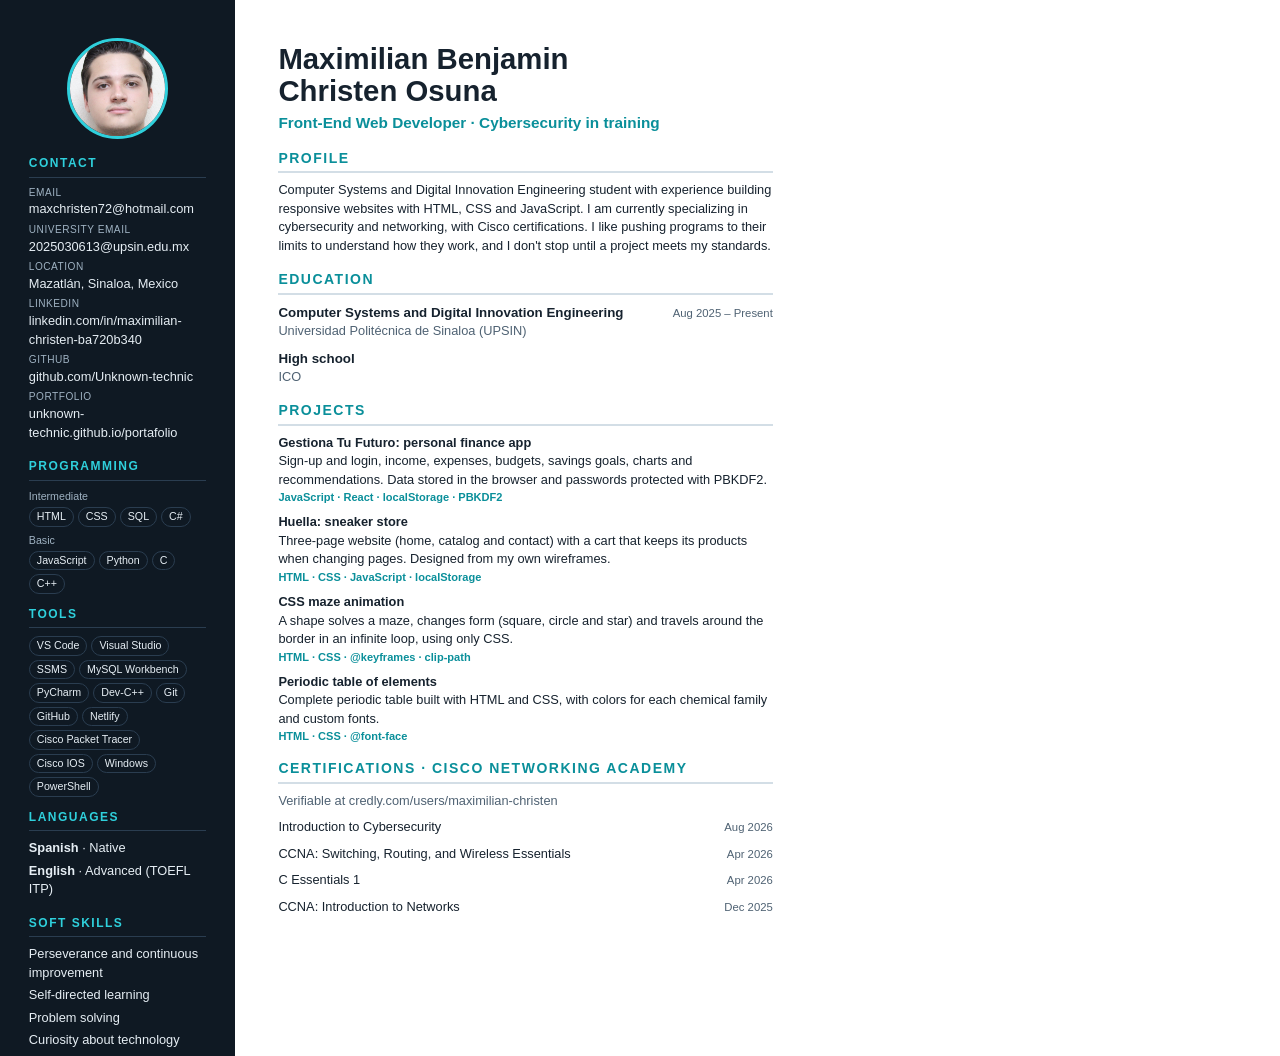
<file: documentos/cv-en.html>
<!DOCTYPE html>
<html lang="en">
<head>
    <meta charset="UTF-8">
    <title>CV - Maximilian Benjamin Christen Osuna</title>
    <!-- Fuente del CV. El PDF (cv.pdf) se genera imprimiendo esta página en tamaño carta. -->
    <style>
        @page {
            size: letter;
            margin: 0;
        }

        * {
            margin: 0;
            padding: 0;
            box-sizing: border-box;
        }

        body {
            font-family: "Segoe UI", Arial, sans-serif;
            font-size: 9.6pt;
            line-height: 1.45;
            color: #16222e;
            -webkit-print-color-adjust: exact;
            print-color-adjust: exact;
        }

        .hoja {
            width: 8.5in;
            height: 11in;
            display: grid;
            grid-template-columns: 2.45in 1fr;
            overflow: hidden;
        }

        ul {
            list-style: none;
        }

        a {
            color: inherit;
            text-decoration: none;
        }

        /* ===== Columna lateral ===== */
        .lateral {
            background-color: #0f1923;
            color: #e6eef4;
            padding: 0.4in 0.3in;
            display: flex;
            flex-direction: column;
            gap: 12px;
        }

        .foto {
            width: 1.05in;
            height: 1.05in;
            margin: 0 auto 4px;
            border-radius: 50%;
            object-fit: cover;
            object-position: center 30%;
            border: 3px solid #2fd0dc;
        }

        .lateral h2 {
            font-size: 9pt;
            letter-spacing: 1.5px;
            text-transform: uppercase;
            color: #2fd0dc;
            border-bottom: 1px solid #2a3d50;
            padding-bottom: 4px;
            margin-bottom: 8px;
        }

        .lateral li {
            margin-bottom: 4px;
            word-break: break-word;
        }

        .dato {
            display: block;
            font-size: 7.6pt;
            color: #9fb2c2;
            text-transform: uppercase;
            letter-spacing: 0.5px;
        }

        .nivel {
            font-size: 8pt;
            color: #9fb2c2;
            margin: 6px 0 3px;
        }

        .chips {
            display: flex;
            flex-wrap: wrap;
            gap: 4px;
        }

        .chips li {
            margin: 0;
            padding: 1px 7px;
            font-size: 8pt;
            border: 1px solid #2a3d50;
            border-radius: 999px;
        }

        /* ===== Columna principal ===== */
        .principal {
            padding: 0.45in 0.45in 0.4in;
            display: flex;
            flex-direction: column;
            gap: 14px;
        }

        .principal h1 {
            font-size: 22pt;
            line-height: 1.1;
        }

        .rol {
            font-size: 11.5pt;
            font-weight: 600;
            color: #0a8f9a;
            margin-top: 4px;
        }

        .principal h2 {
            font-size: 10.5pt;
            letter-spacing: 1.5px;
            text-transform: uppercase;
            color: #0a8f9a;
            border-bottom: 2px solid #d3dee6;
            padding-bottom: 3px;
            margin-bottom: 8px;
        }

        .elemento {
            margin-bottom: 8px;
        }

        .elemento:last-child {
            margin-bottom: 0;
        }

        .cabecera {
            display: flex;
            justify-content: space-between;
            gap: 12px;
            align-items: baseline;
        }

        .cabecera strong {
            font-size: 10pt;
        }

        .fecha {
            flex-shrink: 0;
            font-size: 8.5pt;
            color: #4f6273;
        }

        .lugar {
            color: #4f6273;
        }

        .tec {
            font-size: 8.3pt;
            color: #0a8f9a;
            font-weight: 600;
        }
    </style>
</head>
<body>
    <div class="hoja">
        <aside class="lateral">
            <img class="foto" src="../imagenes/foto.png" alt="Photo of Maximilian Christen">

            <section>
                <h2>Contact</h2>
                <ul>
                    <li><span class="dato">Email</span><a href="mailto:maxchristen72@hotmail.com">maxchristen72@hotmail.com</a></li>
                    <li><span class="dato">University email</span><a href="mailto:2025030613@upsin.edu.mx">2025030613@upsin.edu.mx</a></li>
                    <li><span class="dato">Location</span>Mazatlán, Sinaloa, Mexico</li>
                    <li><span class="dato">LinkedIn</span><a href="https://www.linkedin.com/in/maximilian-christen-ba720b340/">linkedin.com/in/maximilian-christen-ba720b340</a></li>
                    <li><span class="dato">GitHub</span><a href="https://github.com/Unknown-technic">github.com/Unknown-technic</a></li>
                    <li><span class="dato">Portfolio</span><a href="https://unknown-technic.github.io/portafolio/">unknown-technic.github.io/portafolio</a></li>
                </ul>
            </section>

            <section>
                <h2>Programming</h2>
                <p class="nivel">Intermediate</p>
                <ul class="chips"><li>HTML</li><li>CSS</li><li>SQL</li><li>C#</li></ul>
                <p class="nivel">Basic</p>
                <ul class="chips"><li>JavaScript</li><li>Python</li><li>C</li><li>C++</li></ul>
            </section>

            <section>
                <h2>Tools</h2>
                <ul class="chips">
                    <li>VS Code</li><li>Visual Studio</li><li>SSMS</li>
                    <li>MySQL Workbench</li><li>PyCharm</li><li>Dev-C++</li><li>Git</li><li>GitHub</li>
                    <li>Netlify</li><li>Cisco Packet Tracer</li><li>Cisco IOS</li><li>Windows</li><li>PowerShell</li>
                </ul>
            </section>

            <section>
                <h2>Languages</h2>
                <ul>
                    <li><strong>Spanish</strong> · Native</li>
                    <li><strong>English</strong> · Advanced (TOEFL ITP)</li>
                </ul>
            </section>

            <section>
                <h2>Soft skills</h2>
                <ul>
                    <li>Perseverance and continuous improvement</li>
                    <li>Self-directed learning</li>
                    <li>Problem solving</li>
                    <li>Curiosity about technology</li>
                </ul>
            </section>
        </aside>

        <main class="principal">
            <header>
                <h1>Maximilian Benjamin<br>Christen Osuna</h1>
                <p class="rol">Front-End Web Developer · Cybersecurity in training</p>
            </header>

            <section>
                <h2>Profile</h2>
                <p>Computer Systems and Digital Innovation Engineering student with experience building responsive websites with HTML, CSS and JavaScript. I am currently specializing in cybersecurity and networking, with Cisco certifications. I like pushing programs to their limits to understand how they work, and I don't stop until a project meets my standards.</p>
            </section>

            <section>
                <h2>Education</h2>
                <div class="elemento">
                    <div class="cabecera">
                        <strong>Computer Systems and Digital Innovation Engineering</strong>
                        <span class="fecha">Aug 2025 – Present</span>
                    </div>
                    <p class="lugar">Universidad Politécnica de Sinaloa (UPSIN)</p>
                </div>
                <div class="elemento">
                    <div class="cabecera">
                        <strong>High school</strong>
                    </div>
                    <p class="lugar">ICO</p>
                </div>
            </section>

            <section>
                <h2>Projects</h2>
                <div class="elemento">
                    <strong>Gestiona Tu Futuro: personal finance app</strong>
                    <p>Sign-up and login, income, expenses, budgets, savings goals, charts and recommendations. Data stored in the browser and passwords protected with PBKDF2.</p>
                    <p class="tec">JavaScript · React · localStorage · PBKDF2</p>
                </div>
                <div class="elemento">
                    <strong>Huella: sneaker store</strong>
                    <p>Three-page website (home, catalog and contact) with a cart that keeps its products when changing pages. Designed from my own wireframes.</p>
                    <p class="tec">HTML · CSS · JavaScript · localStorage</p>
                </div>
                <div class="elemento">
                    <strong>CSS maze animation</strong>
                    <p>A shape solves a maze, changes form (square, circle and star) and travels around the border in an infinite loop, using only CSS.</p>
                    <p class="tec">HTML · CSS · @keyframes · clip-path</p>
                </div>
                <div class="elemento">
                    <strong>Periodic table of elements</strong>
                    <p>Complete periodic table built with HTML and CSS, with colors for each chemical family and custom fonts.</p>
                    <p class="tec">HTML · CSS · @font-face</p>
                </div>
            </section>

            <section>
                <h2>Certifications · Cisco Networking Academy</h2>
                <p class="lugar elemento">Verifiable at <a href="https://www.credly.com/users/maximilian-christen/badges">credly.com/users/maximilian-christen</a></p>
                <div class="elemento cabecera"><span>Introduction to Cybersecurity</span><span class="fecha">Aug 2026</span></div>
                <div class="elemento cabecera"><span>CCNA: Switching, Routing, and Wireless Essentials</span><span class="fecha">Apr 2026</span></div>
                <div class="elemento cabecera"><span>C Essentials 1</span><span class="fecha">Apr 2026</span></div>
                <div class="elemento cabecera"><span>CCNA: Introduction to Networks</span><span class="fecha">Dec 2025</span></div>
            </section>
        </main>
    </div>
</body>
</html>
</file>
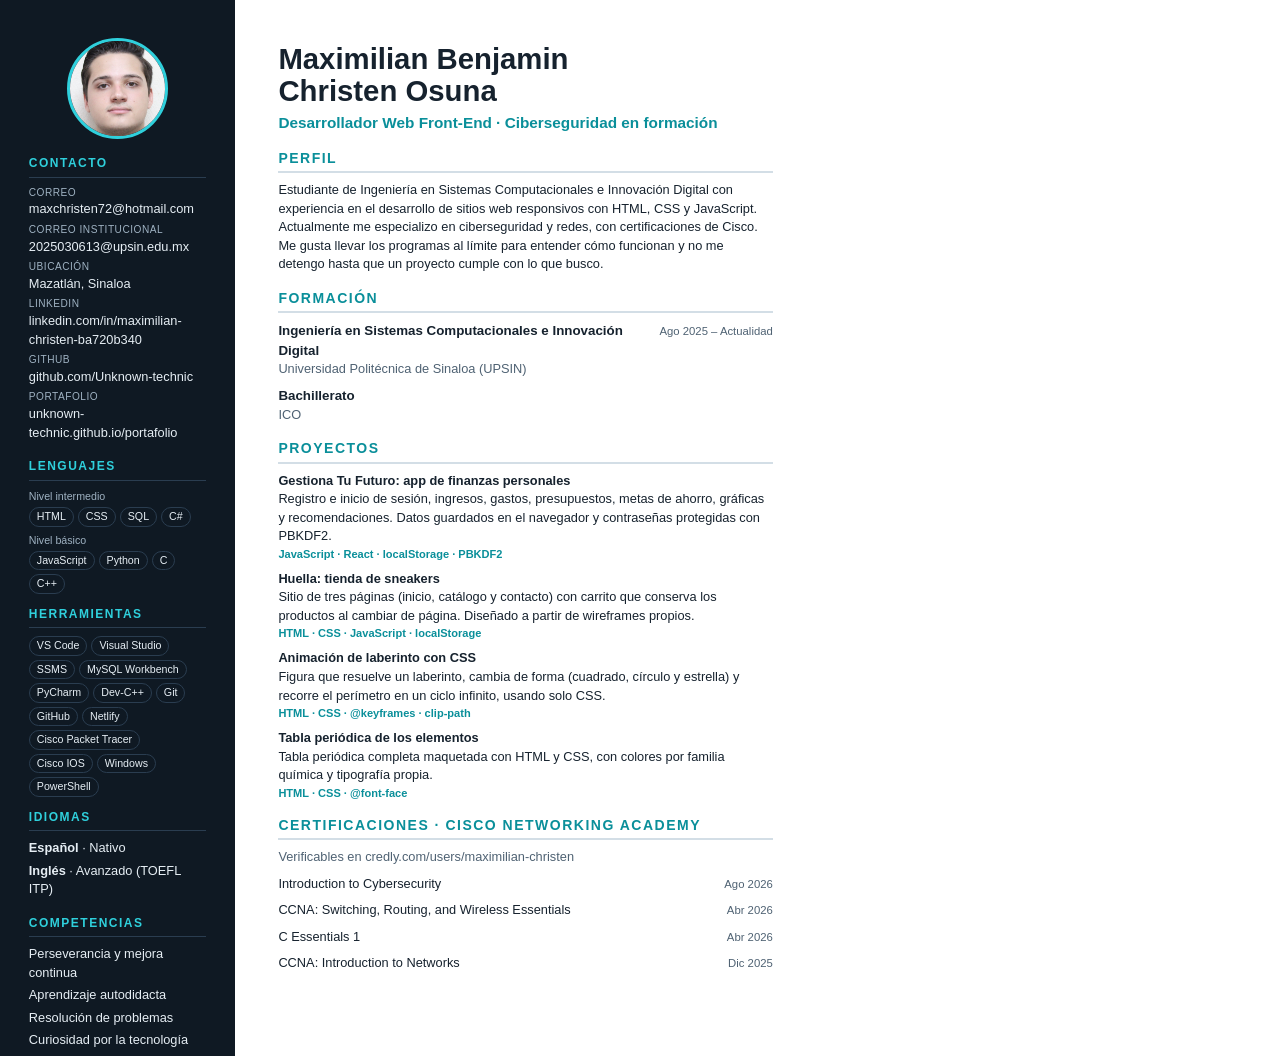
<file: documentos/cv.html>
<!DOCTYPE html>
<html lang="es">
<head>
    <meta charset="UTF-8">
    <title>CV - Maximilian Benjamin Christen Osuna</title>
    <!-- Fuente del CV. El PDF (cv.pdf) se genera imprimiendo esta página en tamaño carta. -->
    <style>
        @page {
            size: letter;
            margin: 0;
        }

        * {
            margin: 0;
            padding: 0;
            box-sizing: border-box;
        }

        body {
            font-family: "Segoe UI", Arial, sans-serif;
            font-size: 9.6pt;
            line-height: 1.45;
            color: #16222e;
            -webkit-print-color-adjust: exact;
            print-color-adjust: exact;
        }

        .hoja {
            width: 8.5in;
            height: 11in;
            display: grid;
            grid-template-columns: 2.45in 1fr;
            overflow: hidden;
        }

        ul {
            list-style: none;
        }

        a {
            color: inherit;
            text-decoration: none;
        }

        /* ===== Columna lateral ===== */
        .lateral {
            background-color: #0f1923;
            color: #e6eef4;
            padding: 0.4in 0.3in;
            display: flex;
            flex-direction: column;
            gap: 12px;
        }

        .foto {
            width: 1.05in;
            height: 1.05in;
            margin: 0 auto 4px;
            border-radius: 50%;
            object-fit: cover;
            object-position: center 30%;
            border: 3px solid #2fd0dc;
        }

        .lateral h2 {
            font-size: 9pt;
            letter-spacing: 1.5px;
            text-transform: uppercase;
            color: #2fd0dc;
            border-bottom: 1px solid #2a3d50;
            padding-bottom: 4px;
            margin-bottom: 8px;
        }

        .lateral li {
            margin-bottom: 4px;
            word-break: break-word;
        }

        .dato {
            display: block;
            font-size: 7.6pt;
            color: #9fb2c2;
            text-transform: uppercase;
            letter-spacing: 0.5px;
        }

        .nivel {
            font-size: 8pt;
            color: #9fb2c2;
            margin: 6px 0 3px;
        }

        .chips {
            display: flex;
            flex-wrap: wrap;
            gap: 4px;
        }

        .chips li {
            margin: 0;
            padding: 1px 7px;
            font-size: 8pt;
            border: 1px solid #2a3d50;
            border-radius: 999px;
        }

        /* ===== Columna principal ===== */
        .principal {
            padding: 0.45in 0.45in 0.4in;
            display: flex;
            flex-direction: column;
            gap: 14px;
        }

        .principal h1 {
            font-size: 22pt;
            line-height: 1.1;
        }

        .rol {
            font-size: 11.5pt;
            font-weight: 600;
            color: #0a8f9a;
            margin-top: 4px;
        }

        .principal h2 {
            font-size: 10.5pt;
            letter-spacing: 1.5px;
            text-transform: uppercase;
            color: #0a8f9a;
            border-bottom: 2px solid #d3dee6;
            padding-bottom: 3px;
            margin-bottom: 8px;
        }

        .elemento {
            margin-bottom: 8px;
        }

        .elemento:last-child {
            margin-bottom: 0;
        }

        .cabecera {
            display: flex;
            justify-content: space-between;
            gap: 12px;
            align-items: baseline;
        }

        .cabecera strong {
            font-size: 10pt;
        }

        .fecha {
            flex-shrink: 0;
            font-size: 8.5pt;
            color: #4f6273;
        }

        .lugar {
            color: #4f6273;
        }

        .tec {
            font-size: 8.3pt;
            color: #0a8f9a;
            font-weight: 600;
        }
    </style>
</head>
<body>
    <div class="hoja">
        <aside class="lateral">
            <img class="foto" src="../imagenes/foto.png" alt="Fotografía de Maximilian Christen">

            <section>
                <h2>Contacto</h2>
                <ul>
                    <li><span class="dato">Correo</span><a href="mailto:maxchristen72@hotmail.com">maxchristen72@hotmail.com</a></li>
                    <li><span class="dato">Correo institucional</span><a href="mailto:2025030613@upsin.edu.mx">2025030613@upsin.edu.mx</a></li>
                    <li><span class="dato">Ubicación</span>Mazatlán, Sinaloa</li>
                    <li><span class="dato">LinkedIn</span><a href="https://www.linkedin.com/in/maximilian-christen-ba720b340/">linkedin.com/in/maximilian-christen-ba720b340</a></li>
                    <li><span class="dato">GitHub</span><a href="https://github.com/Unknown-technic">github.com/Unknown-technic</a></li>
                    <li><span class="dato">Portafolio</span><a href="https://unknown-technic.github.io/portafolio/">unknown-technic.github.io/portafolio</a></li>
                </ul>
            </section>

            <section>
                <h2>Lenguajes</h2>
                <p class="nivel">Nivel intermedio</p>
                <ul class="chips"><li>HTML</li><li>CSS</li><li>SQL</li><li>C#</li></ul>
                <p class="nivel">Nivel básico</p>
                <ul class="chips"><li>JavaScript</li><li>Python</li><li>C</li><li>C++</li></ul>
            </section>

            <section>
                <h2>Herramientas</h2>
                <ul class="chips">
                    <li>VS Code</li><li>Visual Studio</li><li>SSMS</li>
                    <li>MySQL Workbench</li><li>PyCharm</li><li>Dev-C++</li><li>Git</li><li>GitHub</li>
                    <li>Netlify</li><li>Cisco Packet Tracer</li><li>Cisco IOS</li><li>Windows</li><li>PowerShell</li>
                </ul>
            </section>

            <section>
                <h2>Idiomas</h2>
                <ul>
                    <li><strong>Español</strong> · Nativo</li>
                    <li><strong>Inglés</strong> · Avanzado (TOEFL ITP)</li>
                </ul>
            </section>

            <section>
                <h2>Competencias</h2>
                <ul>
                    <li>Perseverancia y mejora continua</li>
                    <li>Aprendizaje autodidacta</li>
                    <li>Resolución de problemas</li>
                    <li>Curiosidad por la tecnología</li>
                </ul>
            </section>
        </aside>

        <main class="principal">
            <header>
                <h1>Maximilian Benjamin<br>Christen Osuna</h1>
                <p class="rol">Desarrollador Web Front-End · Ciberseguridad en formación</p>
            </header>

            <section>
                <h2>Perfil</h2>
                <p>Estudiante de Ingeniería en Sistemas Computacionales e Innovación Digital con experiencia en el desarrollo de sitios web responsivos con HTML, CSS y JavaScript. Actualmente me especializo en ciberseguridad y redes, con certificaciones de Cisco. Me gusta llevar los programas al límite para entender cómo funcionan y no me detengo hasta que un proyecto cumple con lo que busco.</p>
            </section>

            <section>
                <h2>Formación</h2>
                <div class="elemento">
                    <div class="cabecera">
                        <strong>Ingeniería en Sistemas Computacionales e Innovación Digital</strong>
                        <span class="fecha">Ago 2025 – Actualidad</span>
                    </div>
                    <p class="lugar">Universidad Politécnica de Sinaloa (UPSIN)</p>
                </div>
                <div class="elemento">
                    <div class="cabecera">
                        <strong>Bachillerato</strong>
                    </div>
                    <p class="lugar">ICO</p>
                </div>
            </section>

            <section>
                <h2>Proyectos</h2>
                <div class="elemento">
                    <strong>Gestiona Tu Futuro: app de finanzas personales</strong>
                    <p>Registro e inicio de sesión, ingresos, gastos, presupuestos, metas de ahorro, gráficas y recomendaciones. Datos guardados en el navegador y contraseñas protegidas con PBKDF2.</p>
                    <p class="tec">JavaScript · React · localStorage · PBKDF2</p>
                </div>
                <div class="elemento">
                    <strong>Huella: tienda de sneakers</strong>
                    <p>Sitio de tres páginas (inicio, catálogo y contacto) con carrito que conserva los productos al cambiar de página. Diseñado a partir de wireframes propios.</p>
                    <p class="tec">HTML · CSS · JavaScript · localStorage</p>
                </div>
                <div class="elemento">
                    <strong>Animación de laberinto con CSS</strong>
                    <p>Figura que resuelve un laberinto, cambia de forma (cuadrado, círculo y estrella) y recorre el perímetro en un ciclo infinito, usando solo CSS.</p>
                    <p class="tec">HTML · CSS · @keyframes · clip-path</p>
                </div>
                <div class="elemento">
                    <strong>Tabla periódica de los elementos</strong>
                    <p>Tabla periódica completa maquetada con HTML y CSS, con colores por familia química y tipografía propia.</p>
                    <p class="tec">HTML · CSS · @font-face</p>
                </div>
            </section>

            <section>
                <h2>Certificaciones · Cisco Networking Academy</h2>
                <p class="lugar elemento">Verificables en <a href="https://www.credly.com/users/maximilian-christen/badges">credly.com/users/maximilian-christen</a></p>
                <div class="elemento cabecera"><span>Introduction to Cybersecurity</span><span class="fecha">Ago 2026</span></div>
                <div class="elemento cabecera"><span>CCNA: Switching, Routing, and Wireless Essentials</span><span class="fecha">Abr 2026</span></div>
                <div class="elemento cabecera"><span>C Essentials 1</span><span class="fecha">Abr 2026</span></div>
                <div class="elemento cabecera"><span>CCNA: Introduction to Networks</span><span class="fecha">Dic 2025</span></div>
            </section>
        </main>
    </div>
</body>
</html>
</file>
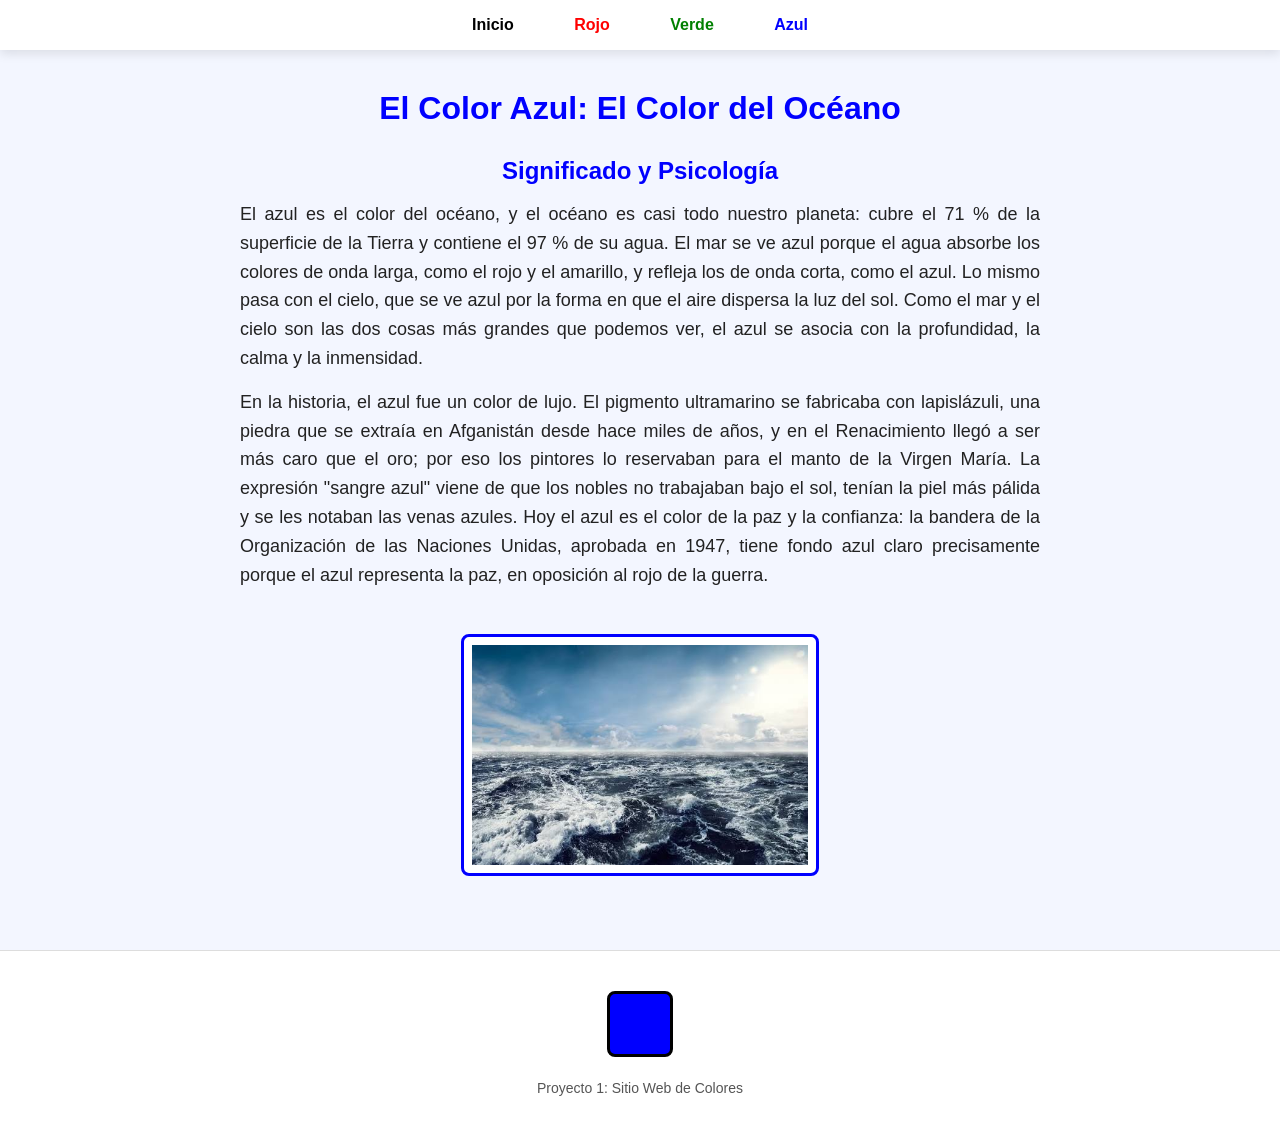
<file: proyectos/colores/azul.html>
<!DOCTYPE html>
<html lang="es">

<head>
  <meta charset="utf-8">
  <title>El Color Azul</title>
  <link rel="stylesheet" href="estilos/estilos.css">
  <link rel="stylesheet" href="estilos/azul.css">
</head>

<body>

  <header>
    <nav>
      <a href="index.html">Inicio</a>
      <a href="rojo.html" class="enlace-rojo">Rojo</a>
      <a href="verde.html" class="enlace-verde">Verde</a>
      <a href="azul.html" class="enlace-azul">Azul</a>
    </nav>
  </header>

  <h1>El Color Azul: El Color del Océano</h1>

  <h2>Significado y Psicología</h2>

  <p>
    El azul es el color del océano, y el océano es casi todo nuestro planeta:
    cubre el 71 % de la superficie de la Tierra y contiene el 97 % de su agua.
    El mar se ve azul porque el agua absorbe los colores de onda larga, como el
    rojo y el amarillo, y refleja los de onda corta, como el azul. Lo mismo pasa
    con el cielo, que se ve azul por la forma en que el aire dispersa la luz del
    sol. Como el mar y el cielo son las dos cosas más grandes que podemos ver,
    el azul se asocia con la profundidad, la calma y la inmensidad.
  </p>

  <p>
    En la historia, el azul fue un color de lujo. El pigmento ultramarino se
    fabricaba con lapislázuli, una piedra que se extraía en Afganistán desde hace
    miles de años, y en el Renacimiento llegó a ser más caro que el oro; por eso
    los pintores lo reservaban para el manto de la Virgen María. La expresión
    "sangre azul" viene de que los nobles no trabajaban bajo el sol, tenían la
    piel más pálida y se les notaban las venas azules. Hoy el azul es el color de
    la paz y la confianza: la bandera de la Organización de las Naciones Unidas,
    aprobada en 1947, tiene fondo azul claro precisamente porque el azul
    representa la paz, en oposición al rojo de la guerra.
  </p>

  <img src="imagenes/oceano.jpg" alt="Olas del océano de color azul" class="imagen">

  <footer>
    <div class="cuadro-azul"></div>
    <p>Proyecto 1: Sitio Web de Colores</p>
  </footer>

</body>

</html>
</file>
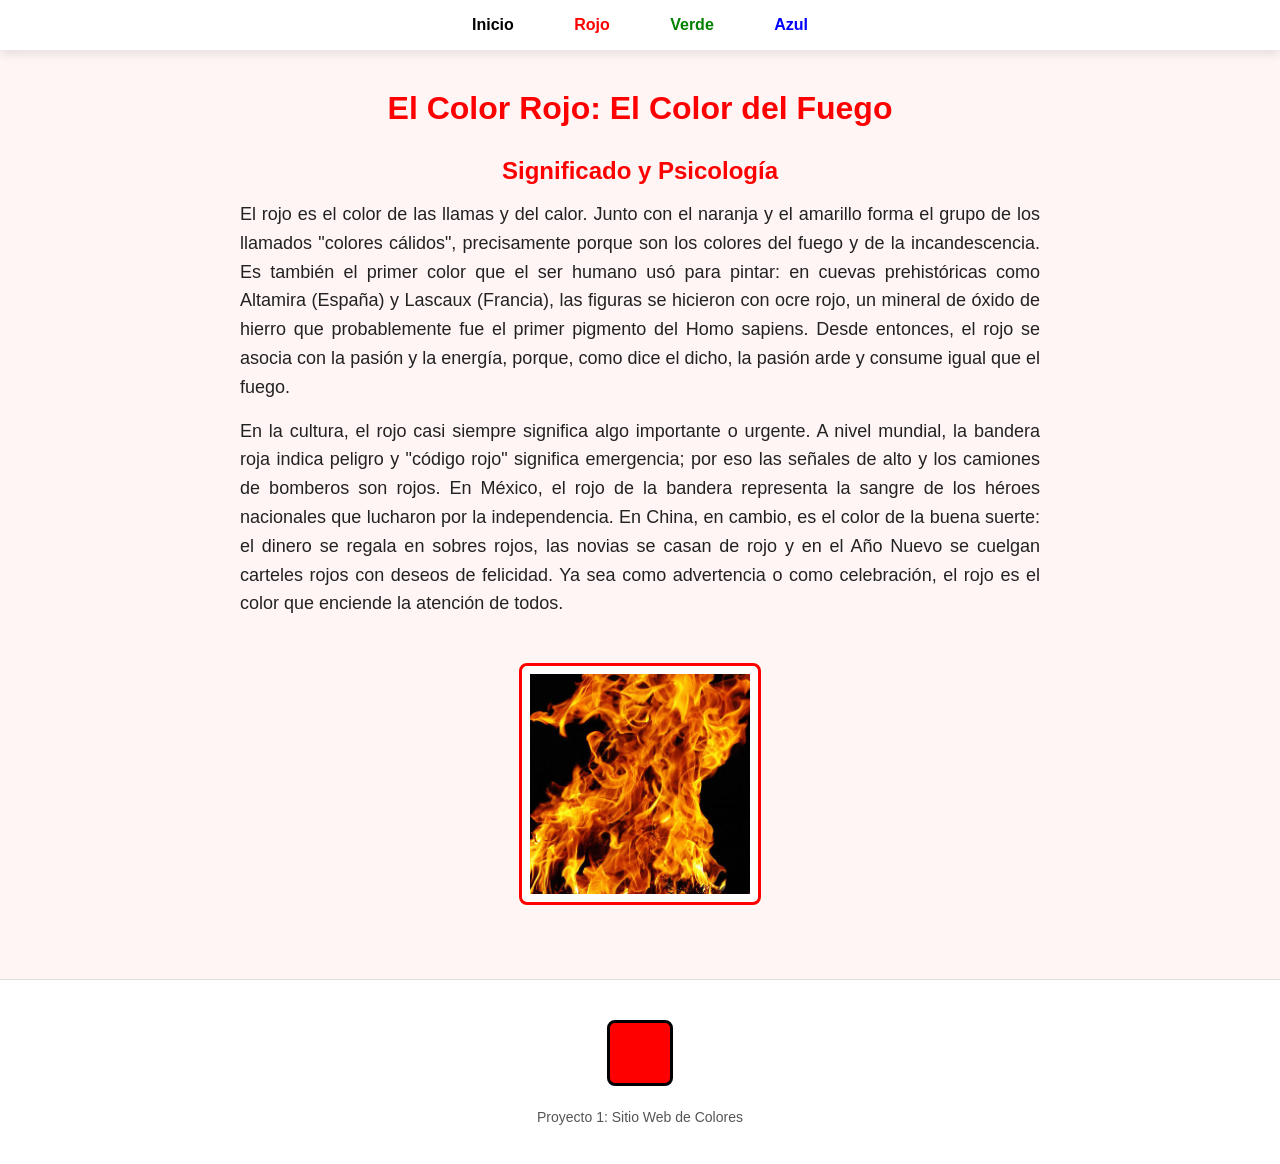
<file: proyectos/colores/rojo.html>
<!DOCTYPE html>
<html lang="es">

<head>
  <meta charset="utf-8">
  <title>El Color Rojo</title>
  <link rel="stylesheet" href="estilos/estilos.css">
  <link rel="stylesheet" href="estilos/rojo.css">
</head>

<body>

  <header>
    <nav>
      <a href="index.html">Inicio</a>
      <a href="rojo.html" class="enlace-rojo">Rojo</a>
      <a href="verde.html" class="enlace-verde">Verde</a>
      <a href="azul.html" class="enlace-azul">Azul</a>
    </nav>
  </header>

  <h1>El Color Rojo: El Color del Fuego</h1>

  <h2>Significado y Psicología</h2>

  <p>
    El rojo es el color de las llamas y del calor. Junto con el naranja y el
    amarillo forma el grupo de los llamados "colores cálidos", precisamente
    porque son los colores del fuego y de la incandescencia. Es también el
    primer color que el ser humano usó para pintar: en cuevas prehistóricas como
    Altamira (España) y Lascaux (Francia), las figuras se hicieron con ocre rojo,
    un mineral de óxido de hierro que probablemente fue el primer pigmento del
    Homo sapiens. Desde entonces, el rojo se asocia con la pasión y la energía,
    porque, como dice el dicho, la pasión arde y consume igual que el fuego.
  </p>

  <p>
    En la cultura, el rojo casi siempre significa algo importante o urgente. A
    nivel mundial, la bandera roja indica peligro y "código rojo" significa
    emergencia; por eso las señales de alto y los camiones de bomberos son rojos.
    En México, el rojo de la bandera representa la sangre de los héroes
    nacionales que lucharon por la independencia. En China, en cambio, es el
    color de la buena suerte: el dinero se regala en sobres rojos, las novias se
    casan de rojo y en el Año Nuevo se cuelgan carteles rojos con deseos de
    felicidad. Ya sea como advertencia o como celebración, el rojo es el color
    que enciende la atención de todos.
  </p>

  <img src="imagenes/fuego.jpg" alt="Llamas de fuego de color rojo" class="imagen">

  <footer>
    <div class="cuadro-rojo"></div>
    <p>Proyecto 1: Sitio Web de Colores</p>
  </footer>

</body>

</html>
</file>
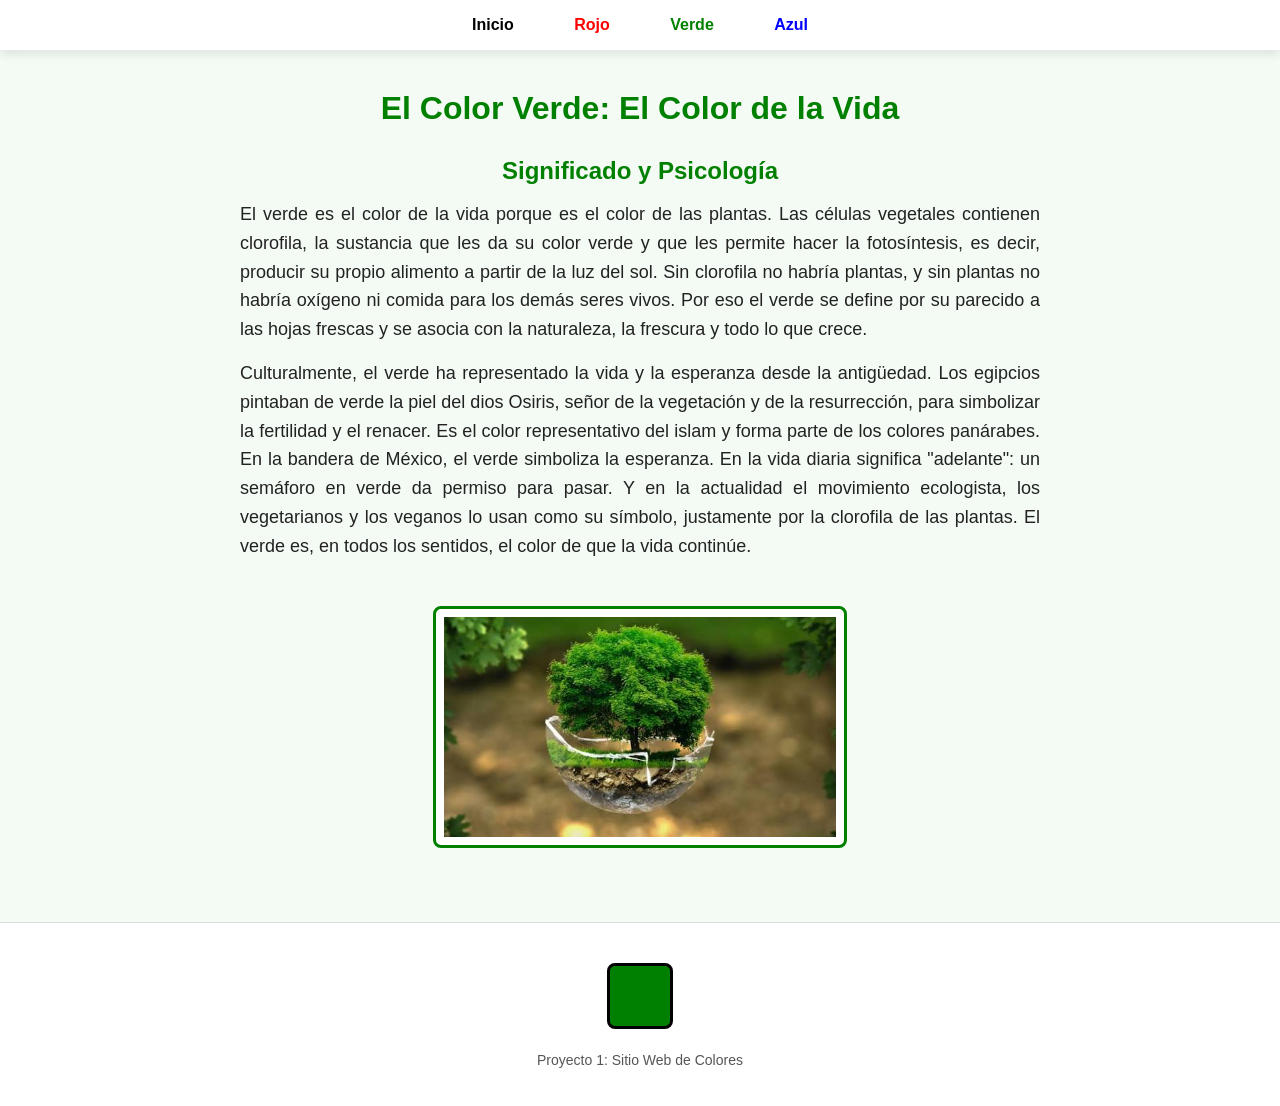
<file: proyectos/colores/verde.html>
<!DOCTYPE html>
<html lang="es">

<head>
  <meta charset="utf-8">
  <title>El Color Verde</title>
  <link rel="stylesheet" href="estilos/estilos.css">
  <link rel="stylesheet" href="estilos/verde.css">
</head>

<body>

  <header>
    <nav>
      <a href="index.html">Inicio</a>
      <a href="rojo.html" class="enlace-rojo">Rojo</a>
      <a href="verde.html" class="enlace-verde">Verde</a>
      <a href="azul.html" class="enlace-azul">Azul</a>
    </nav>
  </header>

  <h1>El Color Verde: El Color de la Vida</h1>

  <h2>Significado y Psicología</h2>

  <p>
    El verde es el color de la vida porque es el color de las plantas. Las
    células vegetales contienen clorofila, la sustancia que les da su color verde
    y que les permite hacer la fotosíntesis, es decir, producir su propio
    alimento a partir de la luz del sol. Sin clorofila no habría plantas, y sin
    plantas no habría oxígeno ni comida para los demás seres vivos. Por eso el
    verde se define por su parecido a las hojas frescas y se asocia con la
    naturaleza, la frescura y todo lo que crece.
  </p>

  <p>
    Culturalmente, el verde ha representado la vida y la esperanza desde la
    antigüedad. Los egipcios pintaban de verde la piel del dios Osiris, señor de
    la vegetación y de la resurrección, para simbolizar la fertilidad y el
    renacer. Es el color representativo del islam y forma parte de los colores
    panárabes. En la bandera de México, el verde simboliza la esperanza. En la
    vida diaria significa "adelante": un semáforo en verde da permiso para
    pasar. Y en la actualidad el movimiento ecologista, los vegetarianos y los
    veganos lo usan como su símbolo, justamente por la clorofila de las plantas.
    El verde es, en todos los sentidos, el color de que la vida continúe.
  </p>

  <img src="imagenes/vida.jpg" alt="Planta verde brotando de la tierra" class="imagen">

  <footer>
    <div class="cuadro-verde"></div>
    <p>Proyecto 1: Sitio Web de Colores</p>
  </footer>

</body>

</html>
</file>
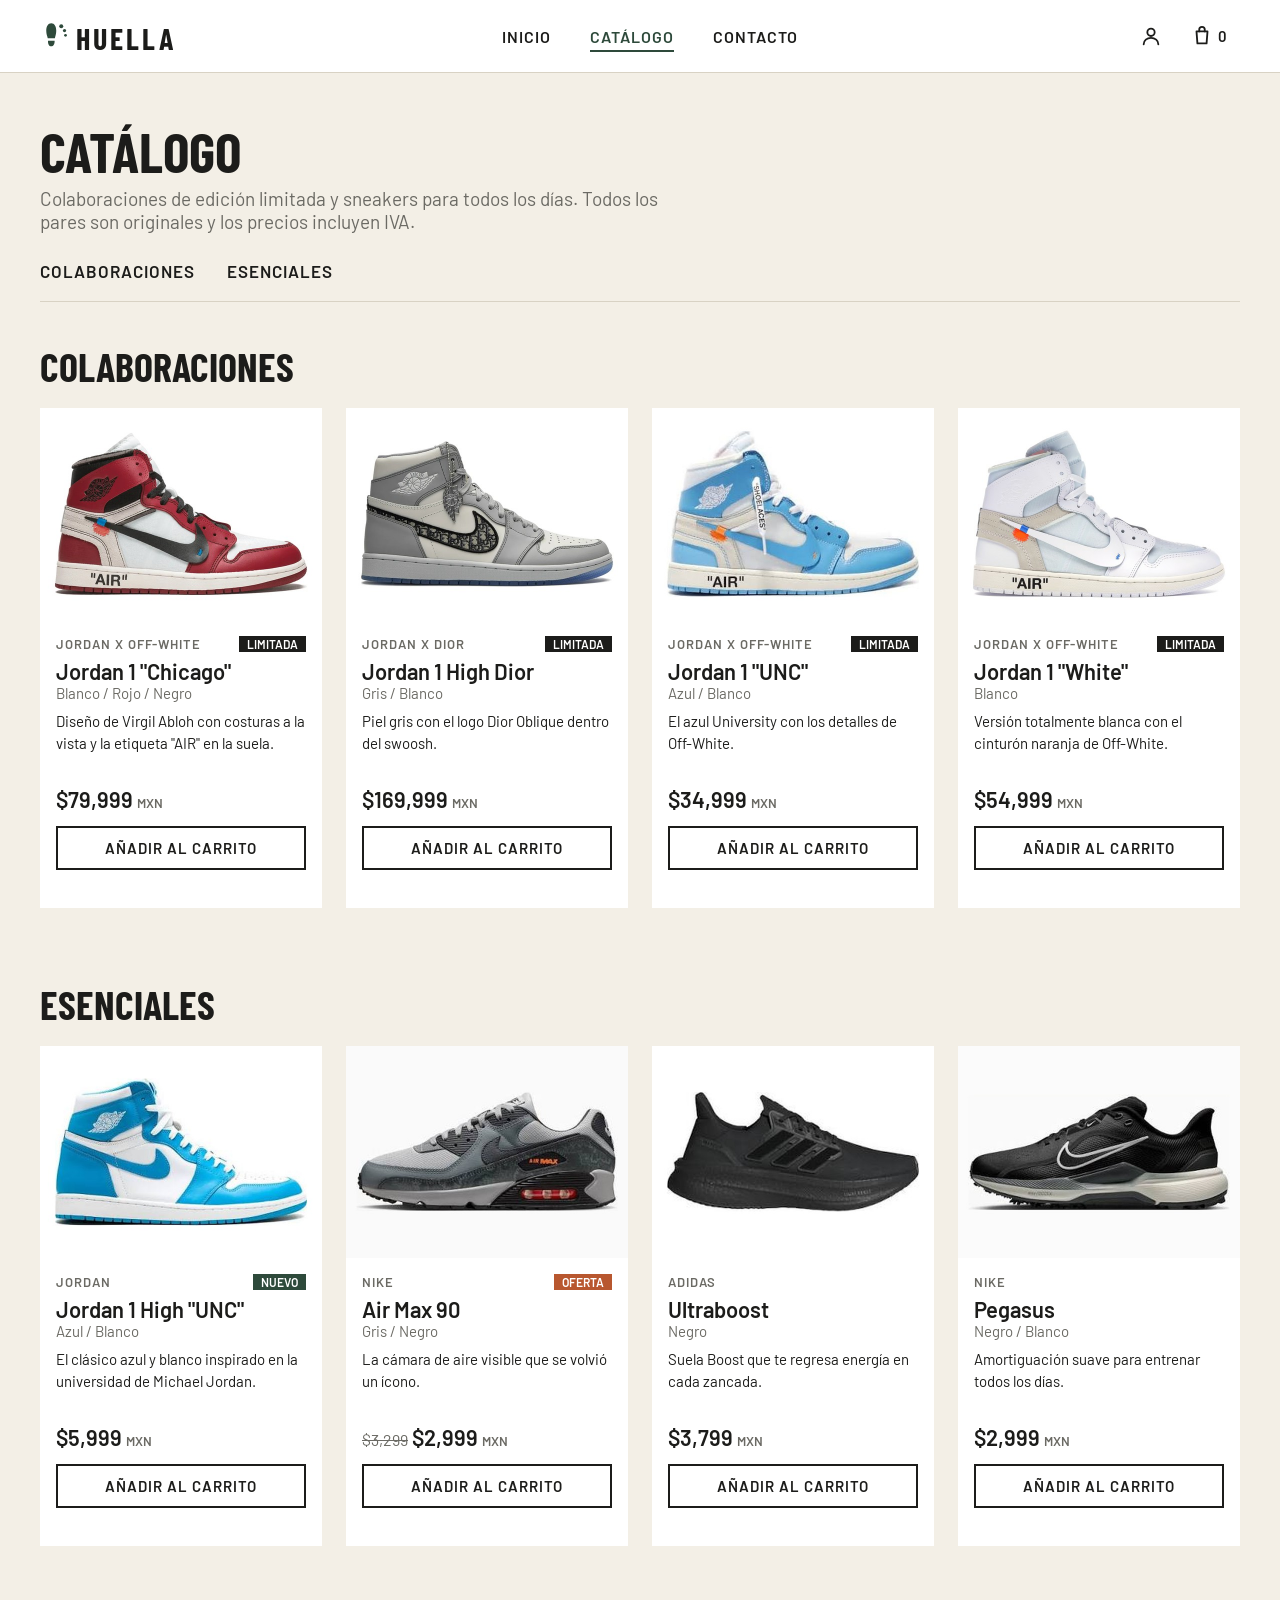
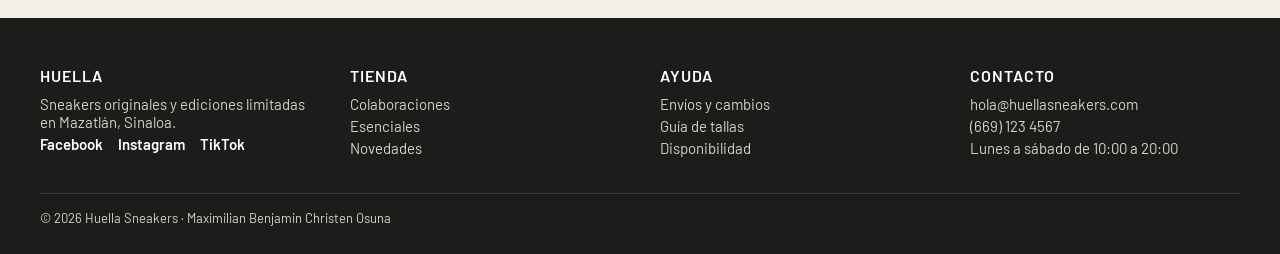
<file: proyectos/huella/catalogo.html>
<!DOCTYPE html>
<html lang="es">

<head>
  <meta charset="utf-8">
  <title>Catálogo | Huella Sneakers</title>
  <link rel="icon" href="imagenes/logo-huella.svg">
  <link rel="stylesheet" href="estilos/estilos.css">
  <link rel="stylesheet" href="estilos/catalogo.css">
</head>

<body>

  <!-- Encabezado fijo -->
  <header class="encabezado">
    <div class="contenedor">
      <a class="logo" href="index.html">
        <img src="imagenes/logo-huella.svg" alt="Logo de Huella">
        <span>HUELLA</span>
      </a>

      <!-- Botones de perfil y carrito (el carrito cuenta productos con carrito.js no entendi un carajo pero se logro) -->
      <div class="acciones">
        <button class="icono-boton" type="button" aria-label="Mi perfil">
          <img src="imagenes/icono-perfil.svg" alt="">
        </button>
        <button class="icono-boton carrito" type="button" aria-label="Carrito de compras">
          <img src="imagenes/icono-carrito.svg" alt="">
          <span>0</span>
        </button>
      </div>

      <nav class="menu">
        <ul>
          <li><a href="index.html">Inicio</a></li>
          <li><a class="activo" href="catalogo.html">Catálogo</a></li>
          <li><a href="contacto.html">Contacto</a></li>
        </ul>
      </nav>
    </div>
  </header>


  <main class="contenedor">

    <section class="titulo-pagina">
      <h1>Catálogo</h1>
      <p>Colaboraciones de edición limitada y sneakers para todos los días. Todos los pares son originales y los precios incluyen IVA.</p>
    </section>

    <!-- Pestañas para ir a cada categoria -->
    <nav class="pestanas">
      <ul>
        <li><a href="#colaboraciones">Colaboraciones</a></li>
        <li><a href="#esenciales">Esenciales</a></li>
      </ul>
    </nav>

    <section class="categoria-catalogo" id="colaboraciones">
      <h2>Colaboraciones</h2>
      <div class="tarjetas">
        <article class="producto">
          <img src="imagenes/productos/jordan-1-chicago-off-white.jpg" alt="Tenis Jordan 1 Chicago">
          <div class="producto-info">
            <p class="marca">Jordan x Off-White <span class="insignia limitada">Limitada</span></p>
            <h3>Jordan 1 "Chicago"</h3>
            <p class="color">Blanco / Rojo / Negro</p>
            <p class="descripcion">Diseño de Virgil Abloh con costuras a la vista y la etiqueta "AIR" en la suela.</p>
            <p class="precio">$79,999 <span>MXN</span></p>
            <button class="boton boton-carrito" type="button">Añadir al carrito</button>
          </div>
        </article>
        <article class="producto">
          <img src="imagenes/productos/jordan-1-dior.jpg" alt="Tenis Jordan 1 High Dior">
          <div class="producto-info">
            <p class="marca">Jordan x Dior <span class="insignia limitada">Limitada</span></p>
            <h3>Jordan 1 High Dior</h3>
            <p class="color">Gris / Blanco</p>
            <p class="descripcion">Piel gris con el logo Dior Oblique dentro del swoosh.</p>
            <p class="precio">$169,999 <span>MXN</span></p>
            <button class="boton boton-carrito" type="button">Añadir al carrito</button>
          </div>
        </article>
        <article class="producto">
          <img src="imagenes/productos/jordan-1-unc-off-white.jpg" alt="Tenis Jordan 1 UNC">
          <div class="producto-info">
            <p class="marca">Jordan x Off-White <span class="insignia limitada">Limitada</span></p>
            <h3>Jordan 1 "UNC"</h3>
            <p class="color">Azul / Blanco</p>
            <p class="descripcion">El azul University con los detalles de Off-White.</p>
            <p class="precio">$34,999 <span>MXN</span></p>
            <button class="boton boton-carrito" type="button">Añadir al carrito</button>
          </div>
        </article>
        <article class="producto">
          <img src="imagenes/productos/jordan-1-white-off-white.jpg" alt="Tenis Jordan 1 White">
          <div class="producto-info">
            <p class="marca">Jordan x Off-White <span class="insignia limitada">Limitada</span></p>
            <h3>Jordan 1 "White"</h3>
            <p class="color">Blanco</p>
            <p class="descripcion">Versión totalmente blanca con el cinturón naranja de Off-White.</p>
            <p class="precio">$54,999 <span>MXN</span></p>
            <button class="boton boton-carrito" type="button">Añadir al carrito</button>
          </div>
        </article>
      </div>
      <div class="limpiar"></div>
    </section>

    <section class="categoria-catalogo" id="esenciales">
      <h2>Esenciales</h2>
      <div class="tarjetas">
        <article class="producto">
          <img src="imagenes/productos/jordan-1-unc.jpg" alt="Tenis Jordan 1 High UNC">
          <div class="producto-info">
            <p class="marca">Jordan <span class="insignia nuevo">Nuevo</span></p>
            <h3>Jordan 1 High "UNC"</h3>
            <p class="color">Azul / Blanco</p>
            <p class="descripcion">El clásico azul y blanco inspirado en la universidad de Michael Jordan.</p>
            <p class="precio">$5,999 <span>MXN</span></p>
            <button class="boton boton-carrito" type="button">Añadir al carrito</button>
          </div>
        </article>
        <article class="producto">
          <img src="imagenes/productos/nike-air-max-90.jpg" alt="Tenis Air Max 90">
          <div class="producto-info">
            <p class="marca">Nike <span class="insignia oferta">Oferta</span></p>
            <h3>Air Max 90</h3>
            <p class="color">Gris / Negro</p>
            <p class="descripcion">La cámara de aire visible que se volvió un ícono.</p>
            <p class="precio"><del>$3,299</del> $2,999 <span>MXN</span></p>
            <button class="boton boton-carrito" type="button">Añadir al carrito</button>
          </div>
        </article>
        <article class="producto">
          <img src="imagenes/productos/adidas-ultraboost.jpg" alt="Tenis Ultraboost">
          <div class="producto-info">
            <p class="marca">adidas </p>
            <h3>Ultraboost</h3>
            <p class="color">Negro</p>
            <p class="descripcion">Suela Boost que te regresa energía en cada zancada.</p>
            <p class="precio">$3,799 <span>MXN</span></p>
            <button class="boton boton-carrito" type="button">Añadir al carrito</button>
          </div>
        </article>
        <article class="producto">
          <img src="imagenes/productos/nike-pegasus.jpg" alt="Tenis Pegasus">
          <div class="producto-info">
            <p class="marca">Nike </p>
            <h3>Pegasus</h3>
            <p class="color">Negro / Blanco</p>
            <p class="descripcion">Amortiguación suave para entrenar todos los días.</p>
            <p class="precio">$2,999 <span>MXN</span></p>
            <button class="boton boton-carrito" type="button">Añadir al carrito</button>
          </div>
        </article>
      </div>
      <div class="limpiar"></div>
    </section>

  </main>

  <!-- Pie de pagina -->
  <footer class="pie">
    <div class="contenedor">
      <div class="pie-columna">
        <h4>HUELLA</h4>
        <p>Sneakers originales y ediciones limitadas en Mazatlán, Sinaloa.</p>
        <p class="redes">
          <a href="https://www.facebook.com/" target="_blank">Facebook</a>
          <a href="https://www.instagram.com/" target="_blank">Instagram</a>
          <a href="https://www.tiktok.com/" target="_blank">TikTok</a>
        </p>
      </div>
      <div class="pie-columna">
        <h4>Tienda</h4>
        <ul>
          <li><a href="catalogo.html#colaboraciones">Colaboraciones</a></li>
          <li><a href="catalogo.html#esenciales">Esenciales</a></li>
          <li><a href="catalogo.html">Novedades</a></li>
        </ul>
      </div>
      <div class="pie-columna">
        <h4>Ayuda</h4>
        <ul>
          <li><a href="contacto.html">Envíos y cambios</a></li>
          <li><a href="contacto.html">Guía de tallas</a></li>
          <li><a href="contacto.html">Disponibilidad</a></li>
        </ul>
      </div>
      <div class="pie-columna ultimo">
        <h4>Contacto</h4>
        <p>hola@huellasneakers.com</p>
        <p>(669) 123 4567</p>
        <p>Lunes a sábado de 10:00 a 20:00</p>
      </div>
      <div class="limpiar"></div>
      <p class="pie-final">© 2026 Huella Sneakers · Maximilian Benjamin Christen Osuna</p>
    </div>
  </footer>

  <script src="js/carrito.js"></script>
</body>

</html>
</file>
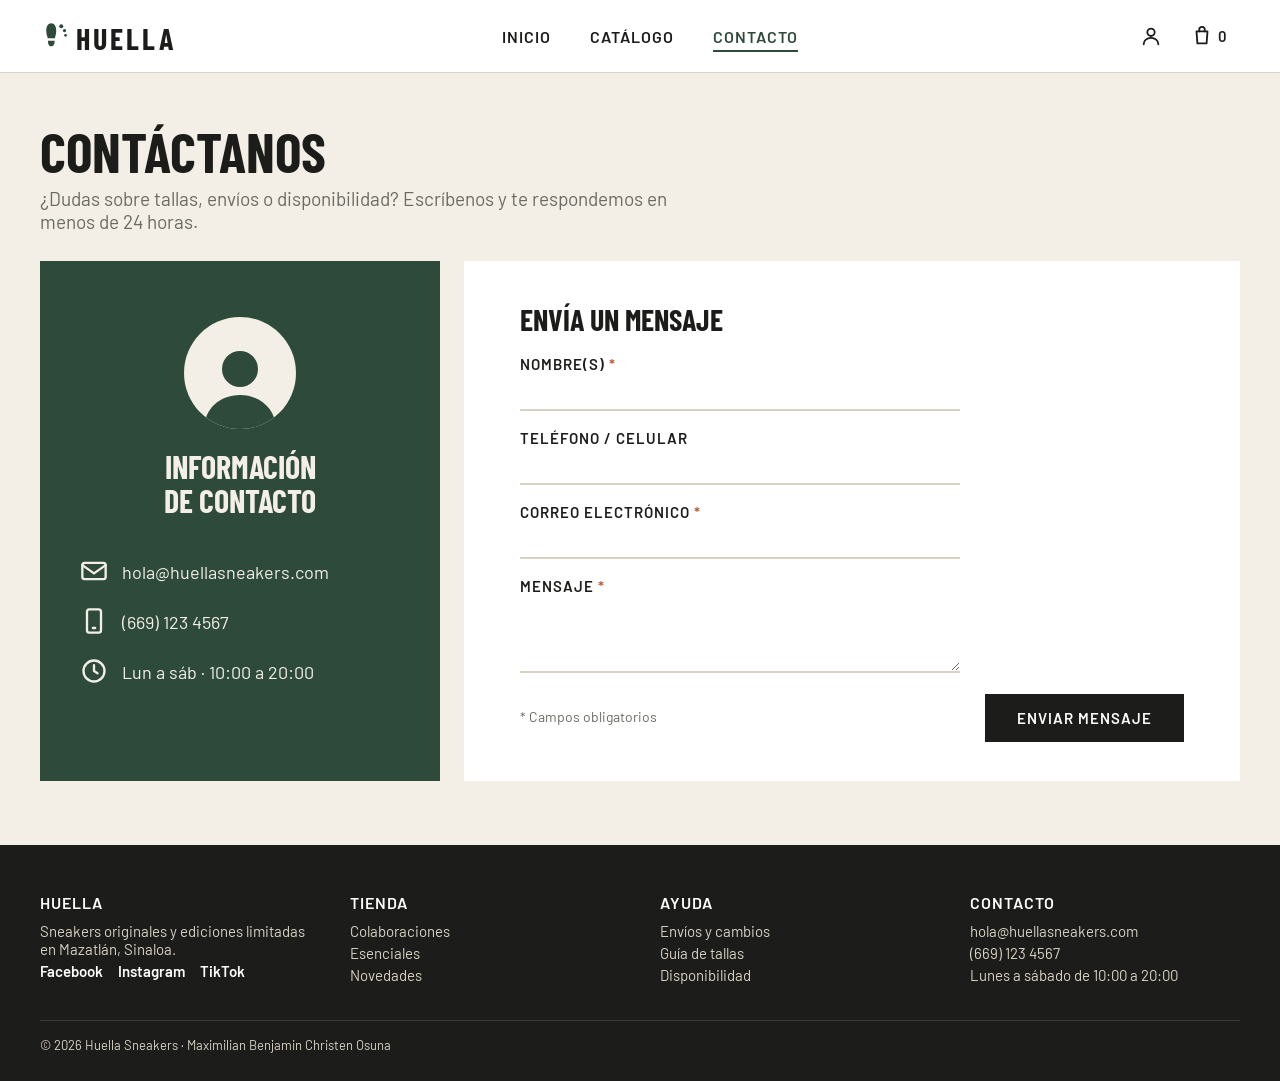
<file: proyectos/huella/contacto.html>
<!DOCTYPE html>
<html lang="es">

<head>
  <meta charset="utf-8">
  <title>Contacto | Huella Sneakers</title>
  <link rel="icon" href="imagenes/logo-huella.svg">
  <link rel="stylesheet" href="estilos/estilos.css">
  <link rel="stylesheet" href="estilos/contacto.css">
</head>

<body>

  <!-- Encabezado fijo -->
  <header class="encabezado">
    <div class="contenedor">
      <a class="logo" href="index.html">
        <img src="imagenes/logo-huella.svg" alt="Logo de Huella">
        <span>HUELLA</span>
      </a>

      <!-- Botones de perfil y carrito (el carrito cuenta productos con carrito.js) -->
      <div class="acciones">
        <button class="icono-boton" type="button" aria-label="Mi perfil">
          <img src="imagenes/icono-perfil.svg" alt="">
        </button>
        <button class="icono-boton carrito" type="button" aria-label="Carrito de compras">
          <img src="imagenes/icono-carrito.svg" alt="">
          <span>0</span>
        </button>
      </div>

      <nav class="menu">
        <ul>
          <li><a href="index.html">Inicio</a></li>
          <li><a href="catalogo.html">Catálogo</a></li>
          <li><a class="activo" href="contacto.html">Contacto</a></li>
        </ul>
      </nav>
    </div>
  </header>


  <main class="contenedor">

    <section class="titulo-pagina">
      <h1>Contáctanos</h1>
      <p>¿Dudas sobre tallas, envíos o disponibilidad? Escríbenos y te respondemos en menos de 24 horas.</p>
    </section>

    <!-- Tarjeta: informacion a la izquierda y formulario a la derecha -->
    <section class="tarjeta-contacto">

      <aside class="info-contacto">
        <div class="avatar">
          <img src="imagenes/icono-usuario.svg" alt="Icono de usuario">
        </div>
        <h2>INFORMACIÓN<br>DE CONTACTO</h2>

        <ul class="datos">
          <li>
            <img src="imagenes/icono-correo.svg" alt="Correo">
            <span>hola@huellasneakers.com</span>
          </li>
          <li>
            <img src="imagenes/icono-telefono.svg" alt="Teléfono">
            <span>(669) 123 4567</span>
          </li>
          <li>
            <img src="imagenes/icono-horario.svg" alt="Horario">
            <span>Lun a sáb · 10:00 a 20:00</span>
          </li>
        </ul>
      </aside>

      <!-- El formulario no se envia a ningun lado (no usamos backend) -->
      <form class="formulario" action="#">
        <h2 class="subtitulo">Envía un mensaje</h2>

        <div class="campo">
          <label for="nombre">Nombre(s) <span class="obligatorio">*</span></label>
          <input id="nombre" type="text" required>
        </div>

        <div class="campo">
          <label for="telefono">Teléfono / Celular</label>
          <input id="telefono" type="tel">
        </div>

        <div class="campo">
          <label for="correo">Correo electrónico <span class="obligatorio">*</span></label>
          <input id="correo" type="email" required>
        </div>

        <div class="campo">
          <label for="mensaje">Mensaje <span class="obligatorio">*</span></label>
          <textarea id="mensaje" rows="3" required></textarea>
        </div>

        <p class="nota-obligatorios">* Campos obligatorios</p>
        <button class="boton" type="submit">Enviar mensaje</button>
      </form>

    </section>
  </main>

  <!-- Pie de pagina -->
  <footer class="pie">
    <div class="contenedor">
      <div class="pie-columna">
        <h4>HUELLA</h4>
        <p>Sneakers originales y ediciones limitadas en Mazatlán, Sinaloa.</p>
        <p class="redes">
          <a href="https://www.facebook.com/" target="_blank">Facebook</a>
          <a href="https://www.instagram.com/" target="_blank">Instagram</a>
          <a href="https://www.tiktok.com/" target="_blank">TikTok</a>
        </p>
      </div>
      <div class="pie-columna">
        <h4>Tienda</h4>
        <ul>
          <li><a href="catalogo.html#colaboraciones">Colaboraciones</a></li>
          <li><a href="catalogo.html#esenciales">Esenciales</a></li>
          <li><a href="catalogo.html">Novedades</a></li>
        </ul>
      </div>
      <div class="pie-columna">
        <h4>Ayuda</h4>
        <ul>
          <li><a href="contacto.html">Envíos y cambios</a></li>
          <li><a href="contacto.html">Guía de tallas</a></li>
          <li><a href="contacto.html">Disponibilidad</a></li>
        </ul>
      </div>
      <div class="pie-columna ultimo">
        <h4>Contacto</h4>
        <p>hola@huellasneakers.com</p>
        <p>(669) 123 4567</p>
        <p>Lunes a sábado de 10:00 a 20:00</p>
      </div>
      <div class="limpiar"></div>
      <p class="pie-final">© 2026 Huella Sneakers · Maximilian Benjamin Christen Osuna</p>
    </div>
  </footer>

  <script src="js/carrito.js"></script>
</body>

</html>
</file>
<file: proyectos/colores/estilos/estilos.css>
* {
  margin: 0;
  padding: 0;
}

body {
  font-family: Arial, Helvetica, sans-serif;
  text-align: center;
  background-color: #fafafa;
  color: #222222;
}

header {
  background-color: #ffffff;
  padding: 16px;
  box-shadow: 0 4px 10px rgba(0, 0, 0, 0.1);
}

nav a {
  text-decoration: none;
  color: #000000;
  font-weight: bold;
  padding: 10px 20px;
  margin: 0 8px;
}

nav a:hover {
  border: 2px solid;
  border-radius: 50px;
  
}

.enlace-rojo {
  color: red;
}

.enlace-verde {
  color: green;
}

.enlace-azul {
  color: blue;
}

h1 {
  font-size: 32px;
  margin: 40px 20px 20px 20px;
}

h2 {
  font-size: 24px;
  margin: 30px 20px 10px 20px;
}

p {
  font-size: 18px;
  line-height: 1.6;
  max-width: 800px;
  margin: 15px auto;
  padding: 0 20px;
  text-align: justify;
}

.imagen {
  height: 220px;
  margin: 30px auto;
  padding: 8px;
  border: 3px solid;
  border-radius: 8px;
  background-color: #ffffff;
}

.cuadro-rojo {
  width: 60px;
  height: 60px;
  margin: 20px auto;
  background-color: red;
  border: 3px solid #000000;
  border-radius: 8px; 
}
.cuadro-rojo:hover {
  background-color: #ff6666;
  border-color: #ff0000;
}

.cuadro-verde {
  width: 60px;
  height: 60px;
  margin: 20px auto;
  background-color: green;
  border: 3px solid #000000;
  border-radius: 8px;
}

.cuadro-verde:hover {
  background-color: #66ff66;
  border-color: #00ff00;
}

.cuadro-azul {
  width: 60px;
  height: 60px;
  margin: 20px auto;
  background-color: blue;
  border: 3px solid #000000;
  border-radius: 8px;
}

.cuadro-azul:hover {
  background-color: #6666ff;
  border-color: #0000ff;
}

footer {
  margin-top: 40px;
  padding: 20px;
  background-color: #ffffff;
  border-top: 1px solid #dddddd;
}

footer p {
  font-size: 14px;
  color: #555555;
  text-align: center;
}
</file>
<file: proyectos/colores/estilos/index.css>
body p {
  text-align: center;
}

.tarjetas {
  margin: 40px 0;
}

.tarjeta {
  display: inline-block;
  width: 200px;
  margin: 15px;
  padding: 20px;
  background-color: #ffffff;
  border-radius: 12px;
  text-decoration: none;
  box-shadow: 0 4px 10px rgba(0, 0, 0, 0.1);
}

.tarjeta div {
  width: 100px;
  height: 100px;
}

.nombre-rojo {
  color: red;
  font-size: 22px;
  font-weight: bold;
}

.nombre-verde {
  color: green;
  font-size: 22px;
  font-weight: bold;
}

.nombre-azul {
  color: blue;
  font-size: 22px;
  font-weight: bold;
}

.logo {
  height: 60px;
}
</file>
<file: proyectos/huella/estilos/estilos.css>
/* estilos que comparten todas las paginas */

/* fuentes locales */
@font-face {
  font-family: "Barlow";
  src: url("../fuentes/barlow-regular.ttf");
  font-weight: normal;
}

@font-face {
  font-family: "Barlow";
  src: url("../fuentes/barlow-semibold.ttf");
  font-weight: bold;
}

/* fuente para los titulos */
@font-face {
  font-family: "Barlow Condensed";
  src: url("../fuentes/barlow-condensed-bold.ttf");
  font-weight: bold;
}

/* paleta:
   #f3efe6 crema (fondo)    #ffffff blanco      #2e4a3b verde bosque
   #1c1c1a casi negro       #6b6a64 gris        #e4dccb arena
   #d8d2c4 lineas           #b8572f terracota (ofertas) */

* {
  margin: 0;
  padding: 0;
}

/* el body es una columna (flex) de minimo el alto de la ventana (100vh).
   main crece (flex: 1) y empuja el pie de pagina hasta abajo aunque la pagina sea corta */
body {
  display: flex;
  flex-direction: column;
  min-height: 100vh;
  box-sizing: border-box; /* para que el padding-top no sume altura extra */
  padding-top: 73px; /* espacio del encabezado fijo (72px + 1px de borde) */
  font-family: "Barlow", Arial, sans-serif;
  font-size: 17px;
  background-color: #f3efe6;
  color: #1c1c1a;
}

h1,
h2 {
  font-family: "Barlow Condensed", Arial, sans-serif;
  font-weight: bold;
  text-transform: uppercase;
}

.contenedor {
  width: 1200px;
  margin: 0 auto;
}

main {
  flex: 1;
}

.limpiar {
  clear: both;
}

/* encabezado fijo */
.encabezado {
  position: fixed;
  top: 0;
  left: 0;
  width: 100%;
  height: 72px;
  border-bottom: 1px solid #d8d2c4;
  background-color: #ffffff;
  z-index: 10;
}

.logo {
  float: left;
  margin-top: 20px;
  color: #1c1c1a;
  text-decoration: none;
  font-family: "Barlow Condensed", Arial, sans-serif;
  font-size: 30px;
  font-weight: bold;
  letter-spacing: 3px;
}

.logo img {
  float: left;
  margin-right: 6px;
}

/* el menu va centrado: los li son inline-block y el ul tiene text-align center */
.menu ul {
  list-style: none;
  text-align: center;
}

.menu li {
  display: inline-block;
  margin: 26px 18px 0;
}

.menu a {
  padding-bottom: 4px;
  border-bottom: 2px solid transparent;
  color: #1c1c1a;
  text-decoration: none;
  font-size: 16px;
  font-weight: bold;
  text-transform: uppercase;
  letter-spacing: 1px;
}

.menu a:hover {
  border-bottom-color: #1c1c1a;
}

.menu a.activo {
  border-bottom-color: #2e4a3b;
  color: #2e4a3b;
}

/* botones de perfil y carrito */
.acciones {
  float: right;
  margin-top: 15px;
}

.icono-boton {
  float: left;
  width: 42px;
  height: 42px;
  margin-left: 6px;
  border: none;
  border-radius: 21px;
  background-color: transparent;
  color: #1c1c1a;
  font-family: "Barlow", Arial, sans-serif;
  font-size: 15px;
  font-weight: bold;
  text-align: center;
  cursor: pointer;
}

.icono-boton:hover {
  background-color: #f3efe6;
}

.icono-boton img {
  vertical-align: middle;
}

.carrito {
  width: 62px;
}

.carrito span {
  margin-left: 2px;
  vertical-align: middle;
}

/* barra de avisos */
.avisos {
  padding: 9px 0;
  background-color: #2e4a3b;
  color: #f3efe6;
  font-size: 15px;
  text-align: center;
}

/* botones */
.boton {
  padding: 13px 30px;
  border: 2px solid #1c1c1a;
  border-radius: 0;
  background-color: #1c1c1a;
  color: #ffffff;
  font-family: "Barlow", Arial, sans-serif;
  font-size: 15px;
  font-weight: bold;
  text-transform: uppercase;
  letter-spacing: 1px;
  cursor: pointer;
}

.boton:hover {
  border-color: #2e4a3b;
  background-color: #2e4a3b;
}

a.boton {
  display: inline-block;
  margin-right: 10px;
  text-decoration: none;
}

.boton-secundario {
  background-color: transparent;
  color: #1c1c1a;
}

.boton-secundario:hover {
  color: #ffffff;
}

/* titulo de catalogo y contacto */
.titulo-pagina {
  padding: 48px 0 28px;
}

.titulo-pagina h1 {
  font-size: 56px;
  line-height: 60px;
}

.titulo-pagina p {
  width: 640px;
  margin-top: 6px;
  color: #6b6a64;
  font-size: 19px;
}

/* tarjetas de producto */
.tarjetas {
  width: 1224px; /* le sobran 24px por el margen derecho de la ultima tarjeta */
}

.producto {
  float: left;
  width: 282px;
  height: 500px;
  margin: 0 24px 32px 0;
  background-color: #ffffff;
}

.producto img {
  display: block;
  width: 282px;
  height: 212px;
}

/* al pasar el cursor la foto se aclara un poco */
.producto:hover img {
  opacity: 0.85;
}

.producto-info {
  padding: 16px;
}

.marca {
  height: 22px;
  color: #6b6a64;
  font-size: 13px;
  font-weight: bold;
  text-transform: uppercase;
  letter-spacing: 1px;
}

.insignia {
  float: right;
  padding: 1px 8px;
  font-size: 12px;
  letter-spacing: 0;
}

.nuevo {
  background-color: #2e4a3b;
  color: #ffffff;
}

.limitada {
  background-color: #1c1c1a;
  color: #ffffff;
}

.oferta {
  background-color: #b8572f;
  color: #ffffff;
}

.producto h3 {
  font-size: 22px;
}

.color {
  color: #6b6a64;
  font-size: 15px;
}

.descripcion {
  height: 66px;
  margin-top: 8px;
  font-size: 15px;
  line-height: 22px;
}

.precio {
  margin: 10px 0 14px;
  font-size: 22px;
  font-weight: bold;
}

.precio del {
  color: #6b6a64;
  font-size: 16px;
  font-weight: normal;
}

.precio span {
  color: #6b6a64;
  font-size: 13px;
}

.boton-carrito {
  width: 250px;
  padding: 11px 0;
  background-color: transparent;
  color: #1c1c1a;
}

.boton-carrito:hover {
  color: #ffffff;
}

/* la clase "agregado" la pone carrito.js */
.boton-carrito.agregado {
  border-color: #2e4a3b;
  background-color: #2e4a3b;
  color: #ffffff;
}

/* pie de pagina */
.pie {
  clear: both;
  padding: 48px 0 24px;
  background-color: #1c1c1a;
  color: #d8d2c4;
  font-size: 15px;
}

.pie-columna {
  float: left;
  width: 270px;
  margin-right: 40px;
}

.pie-columna.ultimo {
  margin-right: 0;
}

.pie h4 {
  margin-bottom: 10px;
  color: #ffffff;
  font-size: 16px;
  text-transform: uppercase;
  letter-spacing: 1px;
}

.pie ul {
  list-style: none;
}

.pie li,
.pie p {
  margin-bottom: 4px;
}

.pie a {
  color: #d8d2c4;
  text-decoration: none;
}

.pie a:hover {
  color: #ffffff;
  text-decoration: underline;
}

.redes a {
  margin-right: 12px;
  color: #ffffff;
  font-weight: bold;
}

.pie-final {
  margin-top: 32px;
  padding-top: 16px;
  border-top: 1px solid #3a3a36;
  font-size: 13px;
}
</file>
<file: proyectos/huella/estilos/index.css>
/* estilos de index.html */

/* portada: texto a la izquierda y foto a la derecha */
.hero {
  height: 620px;
  background-color: #e4dccb;
}

.hero-texto {
  float: left;
  width: 540px;
  margin-top: 190px;
}

.hero-texto h1 {
  font-size: 80px;
  line-height: 76px;
}

.hero-texto p {
  margin: 16px 0 28px;
  font-size: 20px;
}

/* la foto ya viene recortada a 600 x 620 */
.hero img {
  float: right;
  width: 600px;
  height: 620px;
}

/* secciones */
.seccion {
  margin-top: 72px;
}

.seccion h2 {
  margin-bottom: 20px;
  font-size: 40px;
}

/* titulo con enlace a la derecha */
.encabezado-seccion {
  height: 60px;
}

.encabezado-seccion h2 {
  float: left;
  margin-bottom: 0;
}

.encabezado-seccion a {
  float: right;
  margin-top: 14px;
  color: #1c1c1a;
  font-weight: bold;
  text-transform: uppercase;
  letter-spacing: 1px;
}

.encabezado-seccion a:hover {
  color: #2e4a3b;
}

/* dos categorias de 588px con 24px entre ellas = 1200px */
.categoria {
  float: left;
  width: 588px;
  margin-right: 24px;
  color: #1c1c1a;
  text-decoration: none;
}

.categoria.ultimo {
  margin-right: 0;
}

.categoria img {
  display: block;
  width: 588px;
  height: 460px;
}

.categoria span {
  display: block;
  margin-top: 12px;
  font-family: "Barlow Condensed", Arial, sans-serif;
  font-size: 28px;
  font-weight: bold;
  text-transform: uppercase;
}

.categoria:hover img {
  opacity: 0.85;
}

.categoria:hover span {
  text-decoration: underline;
}

/* suscripcion */
.suscripcion {
  margin-top: 80px;
  padding: 64px 0;
  background-color: #e4dccb;
  text-align: center;
}

.suscripcion h2 {
  font-size: 40px;
}

.suscripcion p {
  margin: 6px 0 24px;
  font-size: 18px;
}

.suscripcion input {
  width: 340px;
  padding: 13px 16px;
  border: 2px solid #1c1c1a;
  background-color: #ffffff;
  font-family: "Barlow", Arial, sans-serif;
  font-size: 16px;
  vertical-align: top;
}

.suscripcion .boton {
  vertical-align: top;
}
</file>
<file: proyectos/laberinto/estilos/estilos.css>
/*  Estilos generales  */
* {
    margin: 0;
    padding: 0;
    box-sizing: border-box;
}

body {
    min-height: 100vh;
    display: flex;
    flex-direction: column;
    align-items: center;
    justify-content: center;
    gap: 20px;
    padding: 20px;
    font-family: "Segoe UI", Arial, sans-serif;
    background: linear-gradient(135deg, #1e2a3a, #3b4a5e);
    color: #ffffff;
}

header {
    text-align: center;
}

h1 {
    font-size: 1.8rem;
    transition: color 0.4s ease, letter-spacing 0.4s ease;
}

h1:hover {
    color: #00d1e0;
    letter-spacing: 1px;
}

header p {
    opacity: 0.8;
}

/* Contenedor del laberinto */
.laberinto {
    position: relative;
    width: 626px;
    height: 626px;
    background: #ffffff url("../imagenes/laberinto.png") no-repeat center / 626px 626px;
    border-radius: 12px;
    box-shadow: 0 10px 30px rgba(0, 0, 0, 0.5);
    transition: box-shadow 0.4s ease;
}

.laberinto:hover {
    box-shadow: 0 10px 40px rgba(0, 209, 224, 0.6);
}

/* Figura animada
   Posición inicial: cuadrado de 60 x 60 px justo arriba de la entrada superior.
   El clip-path del cuadrado usa 10 puntos (igual que la estrella) para que la
   transformación cuadrado <-> estrella sea fluida. */
.figura {
    position: absolute;
    left: 246px;
    top: 20px;
    width: 60px;
    height: 60px;
    background-color: #00d1e0;
    border-radius: 0;
    clip-path: polygon(50% 0%, 100% 0%, 100% 35%, 100% 57%, 100% 100%, 50% 100%, 0% 100%, 0% 57%, 0% 35%, 0% 0%);
    animation: recorrido 24s linear infinite;
}

/* Recorrido completo 
   Pasillos de 75 px; el círculo mide 50 px para no tocar las paredes.
   Centro de la celda (columna c, fila r): left = 101 + 75c, top = 101 + 75r */
@keyframes recorrido {
    /*  Inicio: cuadrado en la entrada  */
    0%, 4% {
        left: 246px;
        top: 20px;
        width: 60px;
        height: 60px;
        border-radius: 0;
        background-color: #00d1e0;
        transform: rotate(0deg);
        clip-path: polygon(50% 0%, 100% 0%, 100% 35%, 100% 57%, 100% 100%, 50% 100%, 0% 100%, 0% 57%, 0% 35%, 0% 0%);
    }

    /*  Se convierte en círculo de 50 px  */
    8% {
        left: 251px;
        top: 25px;
        width: 50px;
        height: 50px;
        border-radius: 50%;
        background-color: #00d1e0;
    }

    /*  Solución del laberinto  */
    10.5% { left: 251px; top: 101px; }
    15.4% { left: 401px; top: 101px; }
    17.9% { left: 401px; top: 176px; }
    20.3% { left: 326px; top: 176px; }
    25.2% { left: 326px; top: 326px; }
    30.2% { left: 476px; top: 326px; }
    35.1% { left: 476px; top: 476px; }
    40%   { left: 326px; top: 476px; }
    42.5% { left: 326px; top: 401px; }
    44.9% { left: 251px; top: 401px; }
    47.4% { left: 251px; top: 476px; }
    49.8% { left: 176px; top: 476px; }
    54.8% { left: 176px; top: 326px; }
    57.2% { left: 101px; top: 326px; }
    59.7% { left: 101px; top: 401px; }

    /* Sale del laberinto por el lado izquierdo  */
    62% {
        left: 30px;
        top: 401px;
        border-radius: 50%;
        background-color: #00d1e0;
        transform: rotate(0deg);
        clip-path: polygon(50% 0%, 100% 0%, 100% 35%, 100% 57%, 100% 100%, 50% 100%, 0% 100%, 0% 57%, 0% 35%, 0% 0%);
    }

    /*  Se transforma en estrella */
    65% {
        left: 30px;
        top: 401px;
        border-radius: 0;
        background-color: #ffd700;
        transform: rotate(0deg);
        clip-path: polygon(50% 0%, 61% 35%, 98% 35%, 68% 57%, 79% 91%, 50% 70%, 21% 91%, 32% 57%, 2% 35%, 39% 35%);
    }

    /* Recorrido por la orilla, girando y cambiando de color */
    67.8% { left: 30px;  top: 546px; background-color: #ff8c00; }
    77.6% { left: 546px; top: 546px; background-color: #ff1493; }
    87.4% { left: 546px; top: 30px;  background-color: #7cfc00; }

    /*  Llega exactamente al punto de inicio  */
    93% {
        left: 251px;
        top: 30px;
        width: 50px;
        height: 50px;
        background-color: #9400d3;
        transform: rotate(1080deg);
        clip-path: polygon(50% 0%, 61% 35%, 98% 35%, 68% 57%, 79% 91%, 50% 70%, 21% 91%, 32% 57%, 2% 35%, 39% 35%);
    }

    96.5% { background-color: #ff1493; }

    /* Gira y vuelve a ser el cuadrado original  */
    100% {
        left: 246px;
        top: 20px;
        width: 60px;
        height: 60px;
        border-radius: 0;
        background-color: #00d1e0;
        transform: rotate(1440deg);
        clip-path: polygon(50% 0%, 100% 0%, 100% 35%, 100% 57%, 100% 100%, 50% 100%, 0% 100%, 0% 57%, 0% 35%, 0% 0%);
    }
}

/*  Pantallas pequeñas: se escala el laberinto completo  */
@media (max-width: 680px) {
    .laberinto {
        zoom: 0.55;
    }

    h1 {
        font-size: 1.3rem;
    }
}
</file>
<file: proyectos/pixel-art/estilos/estilos.css>
/* Reseteo */
* {
  margin: 0;
}


.mario {
  width: 480px; /*para esto conte en numero de bloques de la imagen que envio osea 12 bloques de ancho 
                 y cada uno hice que midiera 40 pixeles ose 12 x 40 = 480 
                 por lo tanto todo lo puse en multiplos de 40px */
  margin: 400px auto;
}

/* Bloque = 40px)*/
.bloque {
  height: 40px;
  float: left;
}

/* colores */
/* para los colores use la herramienta https://imagecolorpicker.com para extraerlos en base a la imagen que proporciono */
.rojo {
  background-color: #ff0307;
}

.cafe {
  background-color: #622211;
}

.piel {
  background-color: #e9a34b;
}

.negro {
  background-color: #000000;
}

.azul {
  background-color: #10447e;
}

.amarillo {
  background-color: #f7fd17;
}

/* Anchos */
.ancho-1 {
  width: 40px;
}

.ancho-2 {
  width: 80px;
}

.ancho-3 {
  width: 120px;
}

.ancho-4 {
  width: 160px;
}

.ancho-5 {
  width: 200px;
}

.ancho-6 {
  width: 240px;
}

.ancho-7 {
  width: 280px;
}

.ancho-8 {
  width: 320px;
}

.ancho-9 {
  width: 360px;
}

/* Separaciones de la izquierda */
.margen-izq-1 {
  margin-left: 40px;
}

.margen-izq-2 {
  margin-left: 80px;
}

.margen-izq-3 {
  margin-left: 120px;
}

.margen-izq-4 {
  margin-left: 160px;
}

/* Separaciones de la derecha */
.margen-der-1 {
  margin-right: 40px;
}

.margen-der-2 {
  margin-right: 80px;
}

.margen-der-3 {
  margin-right: 120px;
}

.margen-der-4 {
  margin-right: 160px;
}
</file>
<file: proyectos/tabla-periodica/estilos/estilos.css>
/* Tipografia local */
@font-face {
  font-family: "Noto Serif";
  src: url("../fuentes/noto-serif-regular.ttf");
  font-weight: normal;
}

@font-face {
  font-family: "Noto Serif";
  src: url("../fuentes/noto-serif-bold.ttf");
  font-weight: bold;
}

/* Reseteo */
* {
  margin: 0;
}

body {
  font-family: "Noto Serif";
  background-color: #08110f;
  color: #d9cfae;
}

/* Banner */
.portada {
  width: 1248px;
  height: 420px;
  margin: 20px auto 0;
}

.portada img {
  width: 1248px;
  height: 420px;
  float: left;
}

/* Titulo principal */
h1 {
  width: 1248px;
  margin: 20px auto 0;
  font-size: 34px;
  color: #e8c25a;
}

/* Frase bajo el titulo */
.lema {
  width: 1248px;
  margin: 0 auto 16px;
  font-size: 14px;
  color: #8fa39a;
}

/* Contenedor de cada bloque de la tabla */
.tabla {
  width: 1248px;
  margin: 0 auto;
}

.tabla h2 {
  font-size: 16px;
  color: #e8c25a;
  margin-bottom: 6px;
}


.fila {
  width: 1248px;
  float: left;
  clear: left;
}

/* Celda de elemento */
.elemento {
  width: 64px;
  height: 74px;
  margin: 2px;
  float: left;
}

.elemento h3 {
  font-size: 11px;
  margin: 3px 0 0 5px;
}

.elemento h4 {
  font-size: 20px;
  margin: 0 0 0 5px;
}

.elemento h5 {
  font-size: 8.5px;
  margin: 0 0 0 5px;
}

.elemento h6 {
  font-size: 9px;
  margin: 0 0 0 5px;
}

/* Numeros (columna izquierda) */
.etiqueta-periodo {
  width: 24px;
  height: 48px;
  margin: 30px 0 0 0;
  float: left;
  font-size: 12px;
}

/* Numeros sobre la primera celda de cada columna */
.etiqueta-grupo {
  width: 64px;
  height: 20px;
  margin: 56px 2px 2px;
  float: left;
  font-size: 12px;
}

.grupo-superior {
  width: 64px;
  height: 20px;
  margin: 2px;
  float: left;
  font-size: 12px;
}

.primera-columna {
  margin-left: 26px;
}

.salto-10 {
  margin-left: 682px;
}

.salto-16 {
  margin-left: 1090px;
}

.series {
  clear: both;
}

.series .fila:first-child {
  margin-top: 24px;
}

.titulo-serie {
  width: 132px;
  height: 48px;
  margin: 30px 2px 0 26px;
  float: left;
}

.tabla .titulo-serie {
  font-size: 13px;
}


.elemento {
  color: #ecdfc4;
}

.no-metal {
  background-color: #b5621f;
}

.alcalino {
  background-color: #1c3350;
}

.alcalinoterreo {
  background-color: #b3831c;
}

.transicion {
  background-color: #1f5f87;
}

.metaloide {
  background-color: #9c2238;
}

.post-transicion {
  background-color: #5a2a60;
}

.halogeno {
  background-color: #6f7d22;
}

.gas-noble {
  background-color: #1d4d33;
}

.lantanido {
  background-color: #7a7a4a;
}

.actinido {
  background-color: #4f6f5a;
}

/* la celda o bloque brilla en dorado al pasar el cursor (esto lo agrege por la tematica)*/
.elemento:hover {
  background-color: #b8913a;
}
</file>
<file: proyectos/colores/estilos/azul.css>
body {
  background-color: #f3f6ff;
}

h1, h2 {
  color: blue;
}

.imagen {
  border-color: blue;
}
</file>
<file: proyectos/colores/estilos/rojo.css>
body {
  background-color: #fff5f5;
}

h1, h2 {
  color: red;
}

.imagen {
  border-color: red;
}
</file>
<file: proyectos/colores/estilos/verde.css>
body {
  background-color: #f4fbf4;
}

h1, h2 {
  color: green;
}

.imagen {
  border-color: green;
}
</file>
<file: proyectos/huella/estilos/catalogo.css>
/* estilos de catalogo.html */

/* pestañas para ir a cada categoria */
.pestanas {
  border-bottom: 1px solid #d8d2c4;
}

.pestanas ul {
  list-style: none;
  height: 40px;
}

.pestanas li {
  float: left;
  margin-right: 32px;
}

.pestanas a {
  display: block;
  padding-bottom: 10px;
  border-bottom: 2px solid transparent;
  color: #1c1c1a;
  font-weight: bold;
  text-transform: uppercase;
  letter-spacing: 1px;
  text-decoration: none;
}

.pestanas a:hover {
  border-bottom-color: #2e4a3b;
  color: #2e4a3b;
}

/* cada categoria */
.categoria-catalogo {
  padding-top: 40px;
  scroll-margin-top: 73px; /* el encabezado fijo no tapa el titulo al usar las pestañas */
}

.categoria-catalogo h2 {
  margin-bottom: 18px;
  font-size: 40px;
}

#esenciales {
  padding-bottom: 40px;
}
</file>
<file: proyectos/huella/estilos/contacto.css>
/* estilos de contacto.html */

/* tarjeta de 1200 x 520 con dos columnas flotando */
.tarjeta-contacto {
  height: 520px;
  margin-bottom: 64px; /* espacio antes del pie de pagina */
}

/* columna verde de la izquierda (400px en total) */
.info-contacto {
  float: left;
  width: 320px;       /* 320 + 40 + 40 de padding = 400px */
  height: 440px;      /* 440 + 40 + 40 de padding = 520px */
  padding: 40px;
  background-color: #2e4a3b;
  color: #f3efe6;
  text-align: center;
}

/* circulo con el icono de usuario */
.avatar {
  width: 112px;
  height: 112px;
  margin: 16px auto 20px;
  border-radius: 56px;
  background-color: #f3efe6;
  overflow: hidden;
}

.avatar img {
  margin-top: 16px;
}

.info-contacto h2 {
  font-size: 32px;
  line-height: 34px;
}

.datos {
  list-style: none;
  margin-top: 40px;
  text-align: left;
}

.datos li {
  height: 30px;
  margin-bottom: 20px;
  font-size: 18px;
  line-height: 30px;
}

.datos img {
  float: left;
  margin-right: 14px;
}

/* formulario de la derecha: 776px + 24px de separacion = 800px */
.formulario {
  float: left;
  width: 664px;       /* 664 + 56 + 56 de padding = 776px */
  height: 440px;
  margin-left: 24px;  /* separa el formulario del panel verde */
  padding: 40px 56px;
  background-color: #ffffff;
}

.subtitulo {
  margin-bottom: 18px;
  font-size: 30px;
}

.campo {
  width: 440px;
  margin-bottom: 18px;
}

.campo label {
  display: block;
  font-size: 15px;
  font-weight: bold;
  text-transform: uppercase;
  letter-spacing: 1px;
}

.obligatorio {
  color: #b8572f;
}

/* las cajas solo tienen la linea de abajo */
.campo input,
.campo textarea {
  width: 440px;
  padding: 8px 0;
  border: none;
  border-bottom: 2px solid #d8d2c4;
  background-color: transparent;
  font-family: "Barlow", Arial, sans-serif;
  font-size: 17px;
  outline: none;
}

/* cuando el usuario esta escribiendo, la linea se pone verde */
.campo input:focus,
.campo textarea:focus {
  border-bottom-color: #2e4a3b;
}

.nota-obligatorios {
  float: left;
  margin-top: 14px;
  color: #6b6a64;
  font-size: 14px;
}

.formulario .boton {
  float: right;
}
</file>
